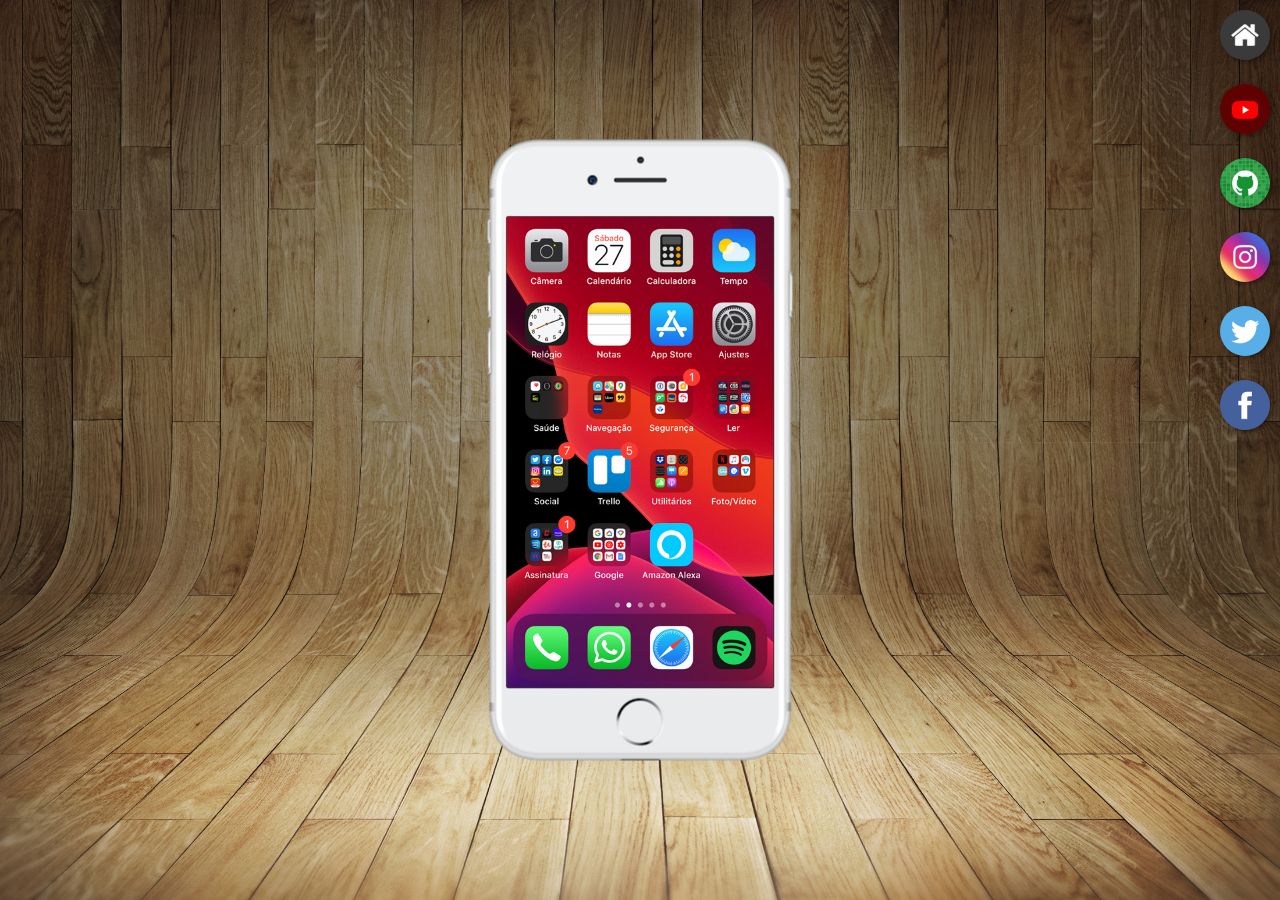
<file: index.html>
<!DOCTYPE html>
<html lang="pt-br">

<head>
    <meta charset="UTF-8">
    <meta name="viewport" content="width=device-width, initial-scale=1.0">
    <link rel="shortcut icon" href="/src/img/favicon.ico" type="image/x-icon">
    <link rel="stylesheet" href="/src/styles/style.css">
    <title>Projeto Redes Sociais</title>
</head>

<body>
    <main>
        <section id="telefone">
            <iframe src="/home.html" frameborder="0" name="tela" id="tela">
                Seu navegador não é compatível com isso.
            </iframe>
        </section>

        <section id="redes-sociais">
            <a href="home.html" target="tela">
                <img src="/src/img/logo-home.jpg" alt="Home">
            </a> <br>
            <a href="/youtube.html" target="tela">
                <img src="/src/img/logo-youtube.jpg" alt="YouTube">
            </a> <br>
            <a href="github.html" target="tela">
                <img src="/src/img/logo-github.jpg" alt="GitHub">
            </a> <br>
            <a href="instagram.html" target="tela">
                <img src="/src/img/logo-instagram.jpg" alt="Instagram">
            </a> <br>
            <a href="twitter.html" target="tela">
                <img src="/src/img/logo-twitter.jpg" alt="Twitter">
            </a> <br>
            <a href="facebook.html" target="tela">
                <img src="/src/img/logo-facebook.jpg" alt="Facebook">
            </a> <br>
        </section>
    </main>
</body>

</html>
</file>
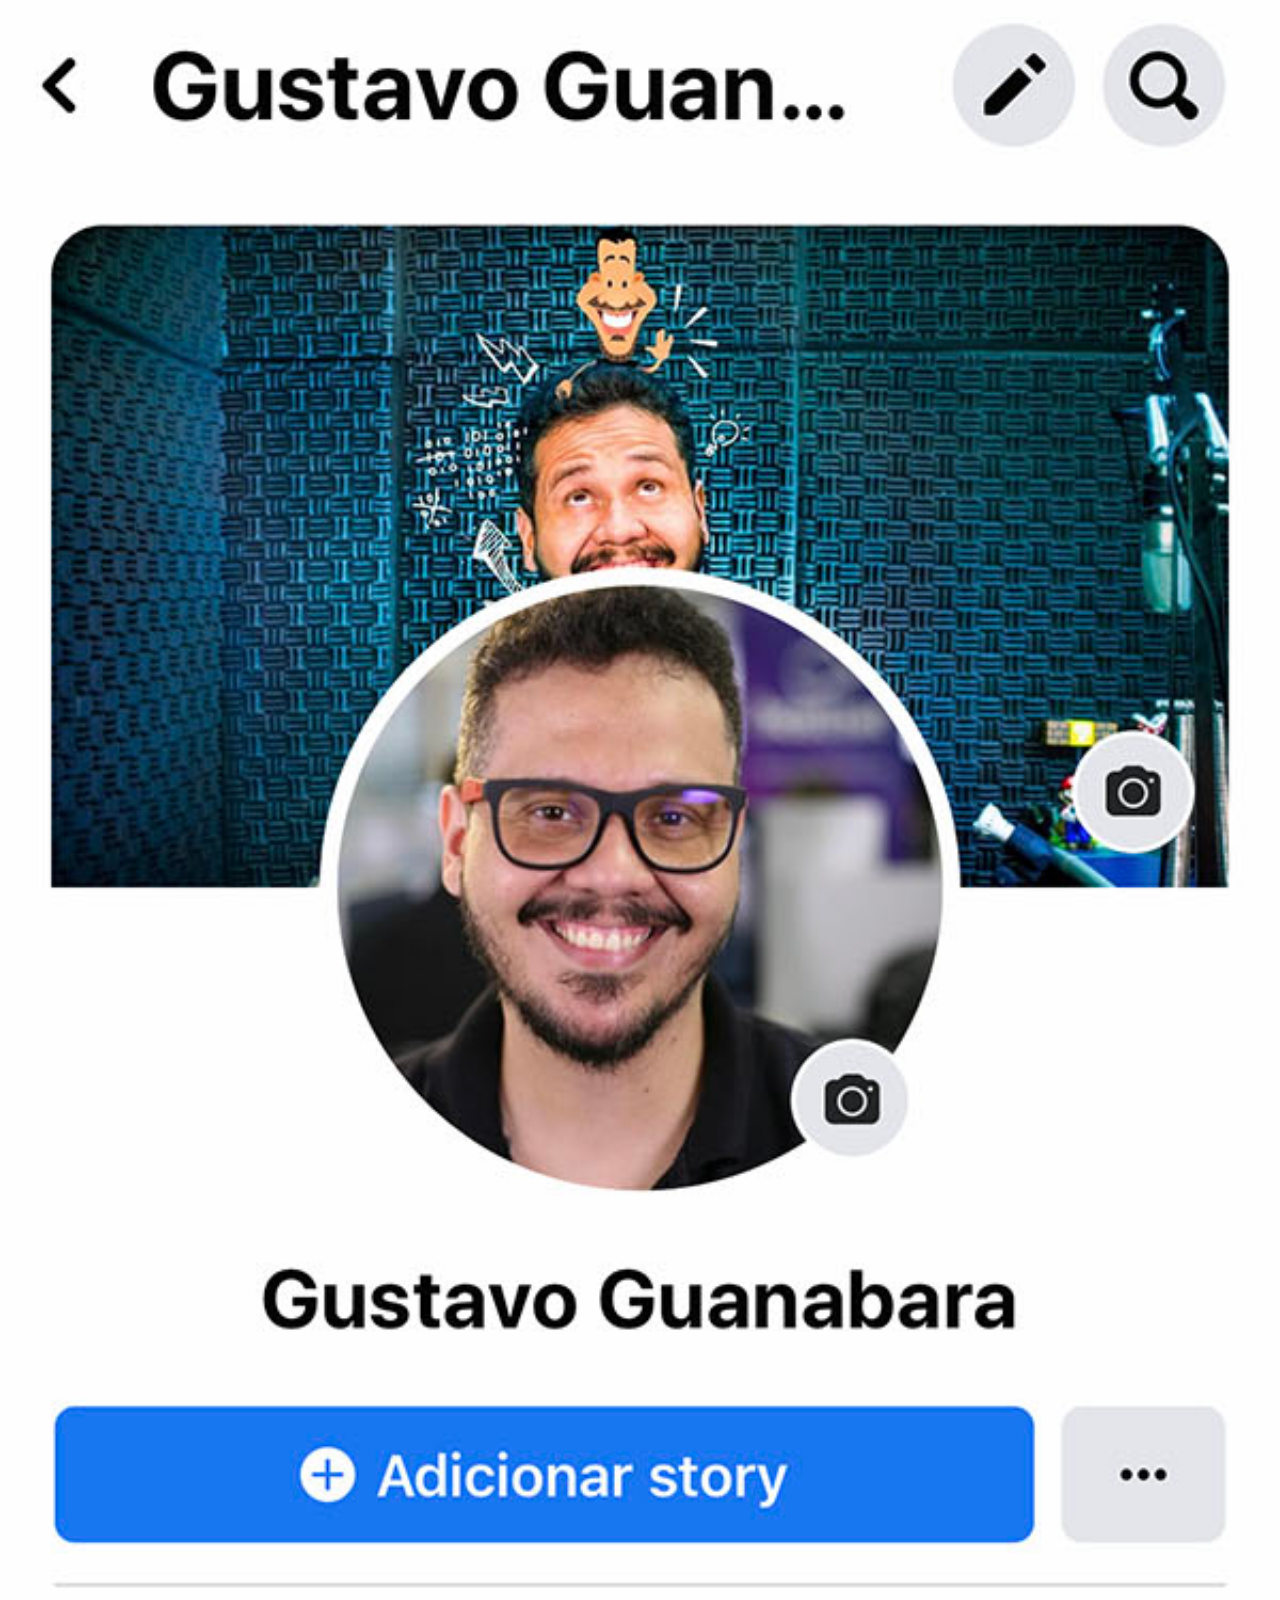
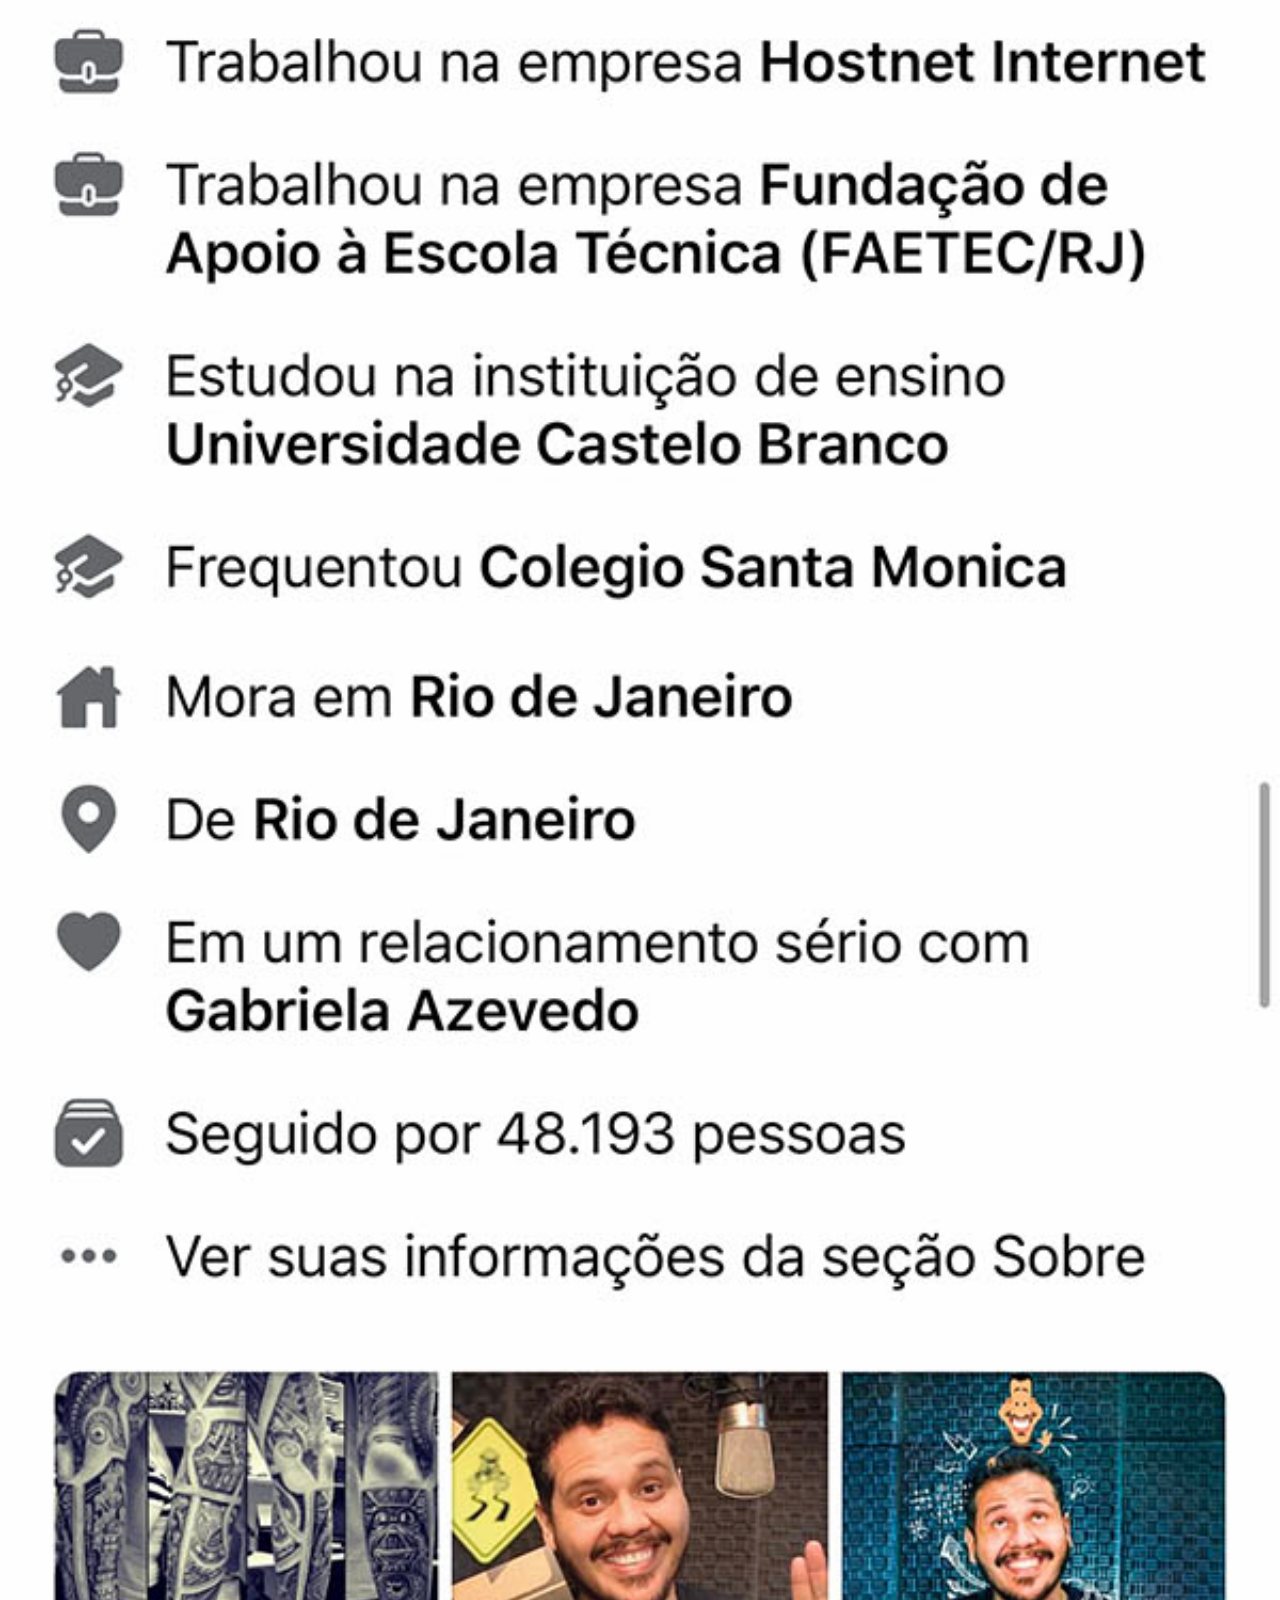
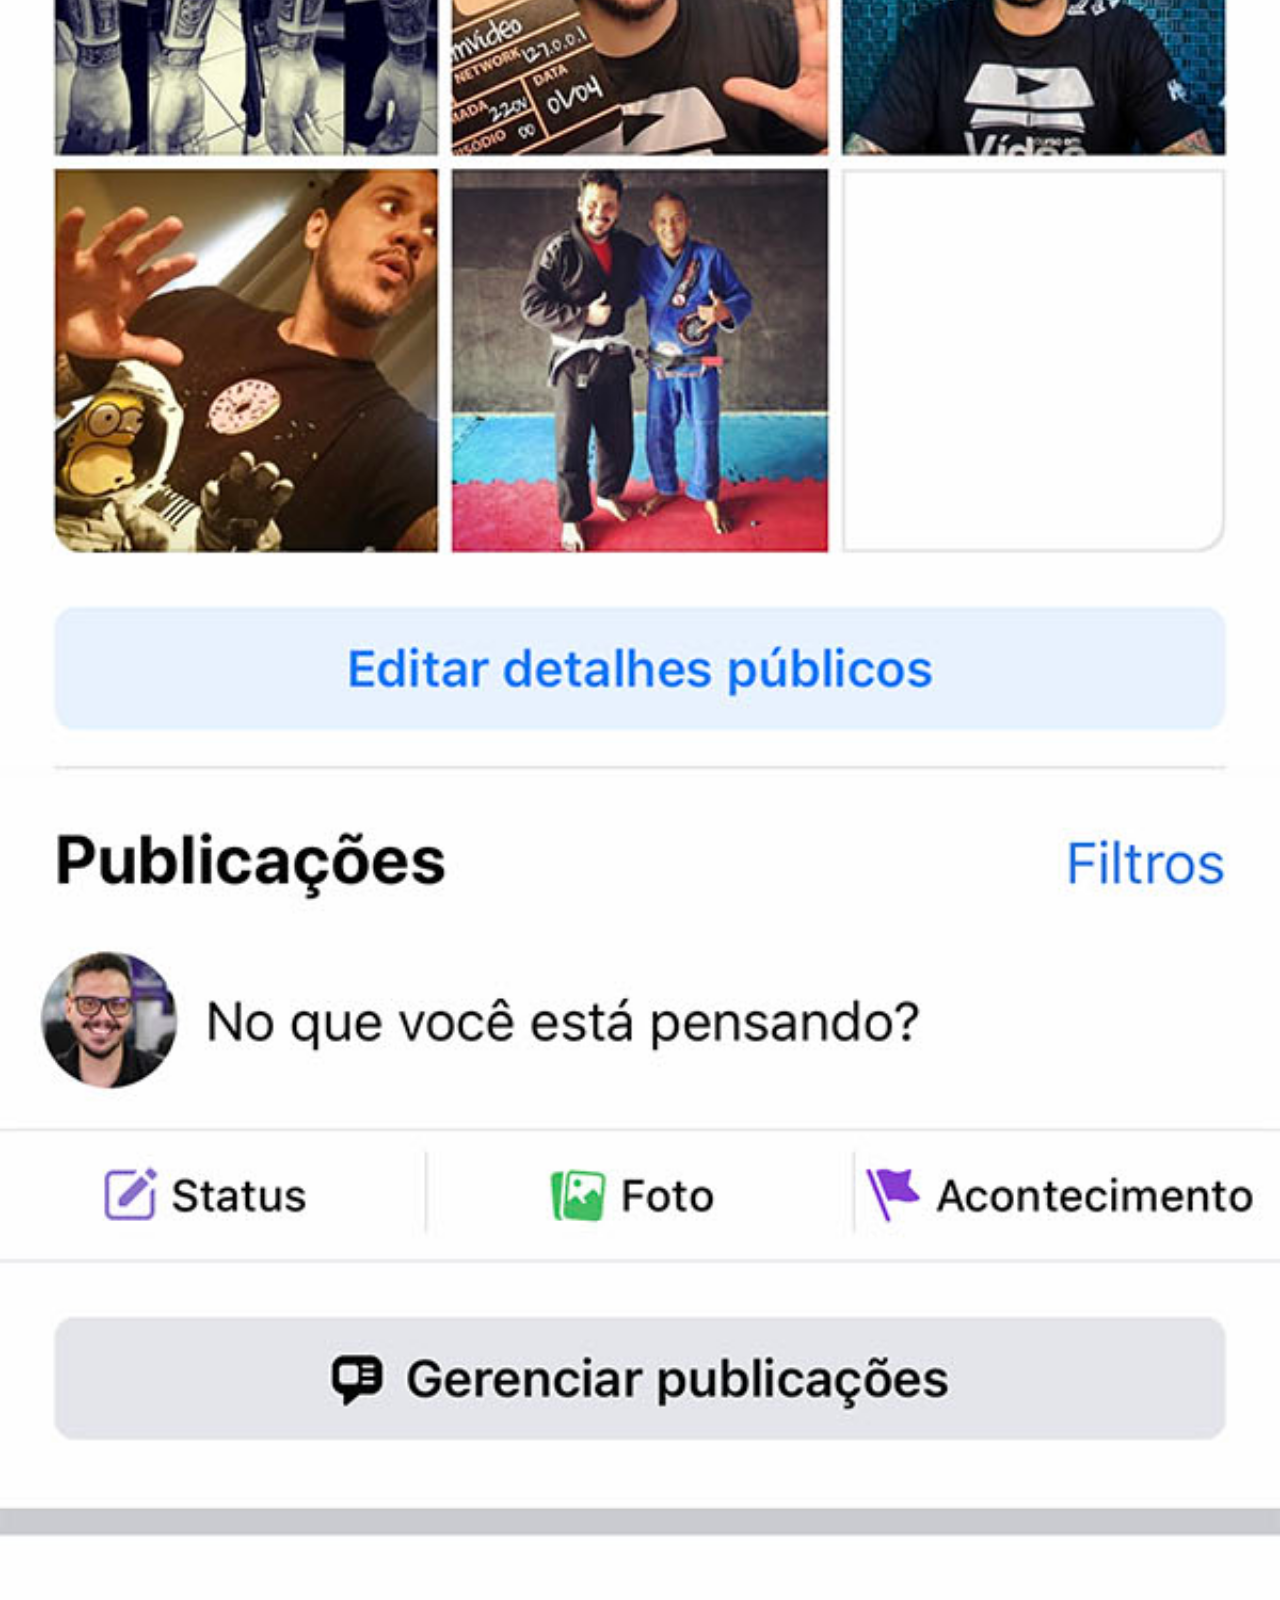
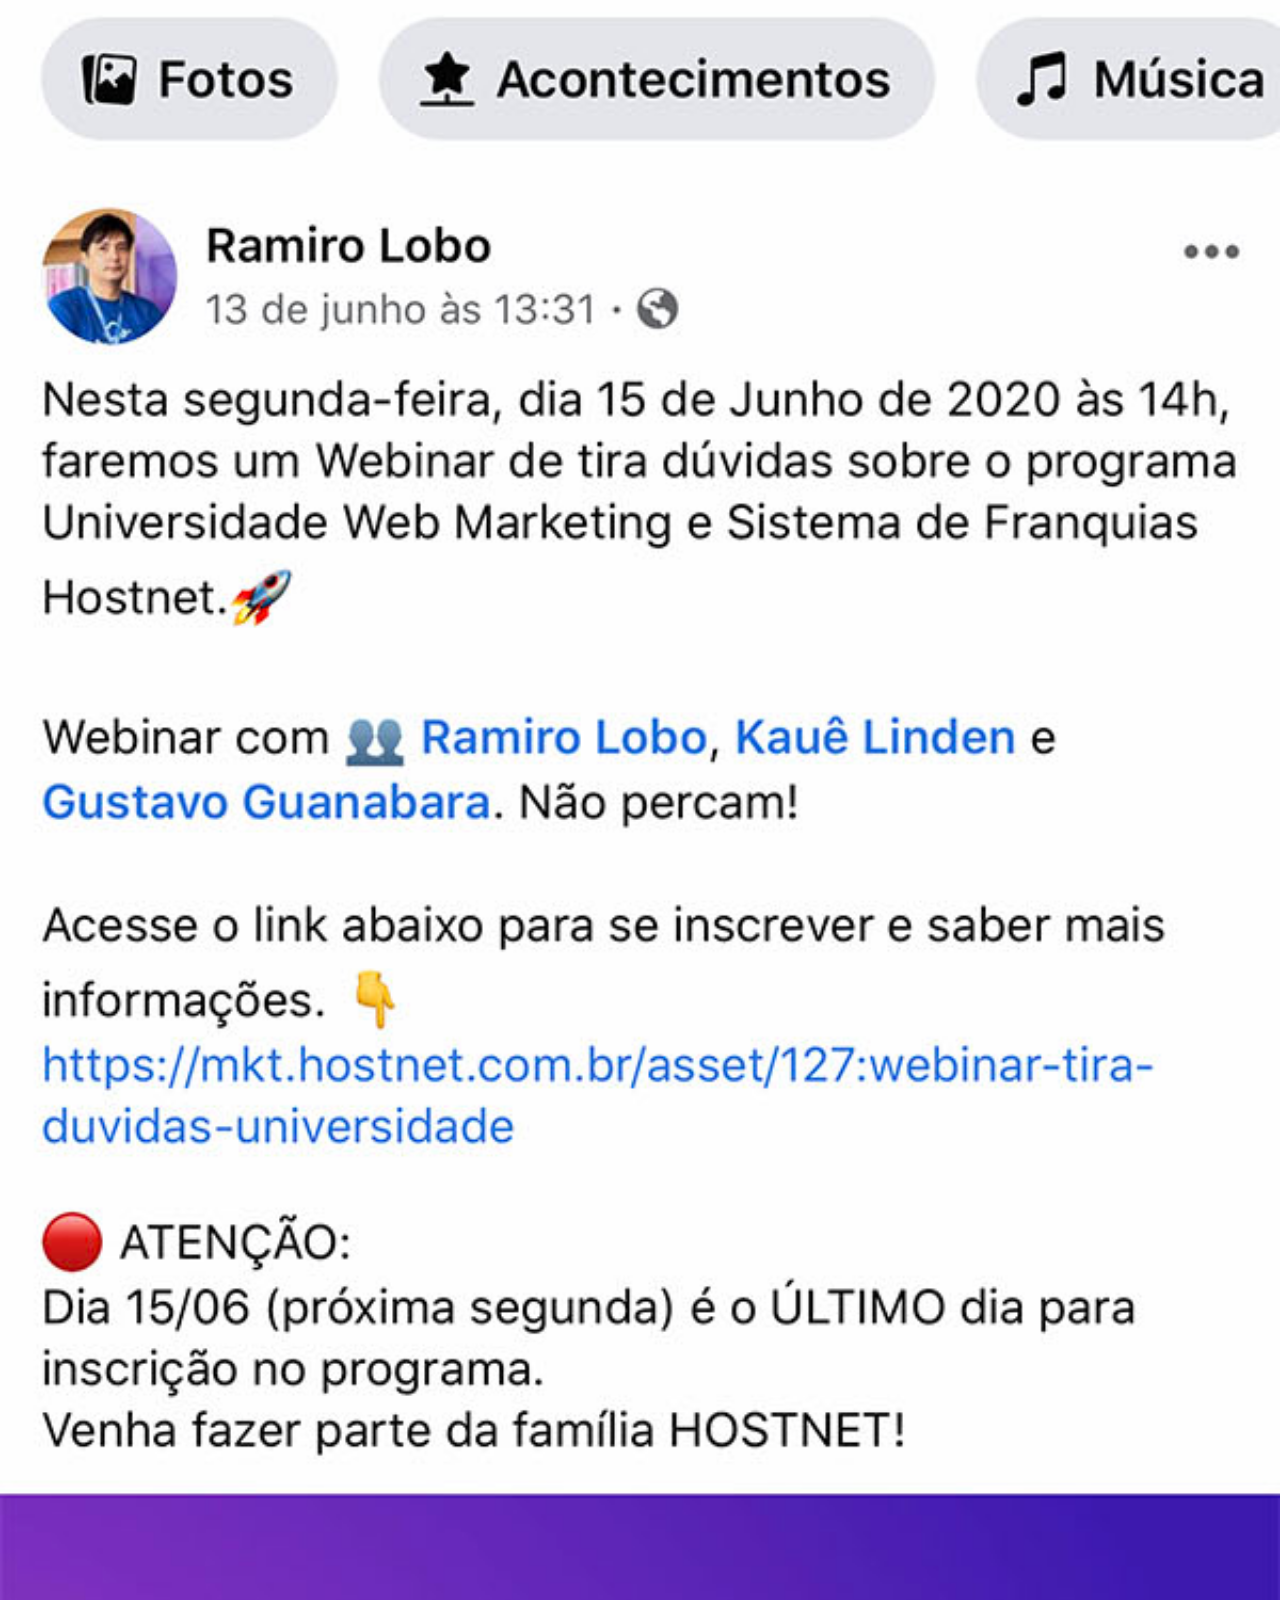
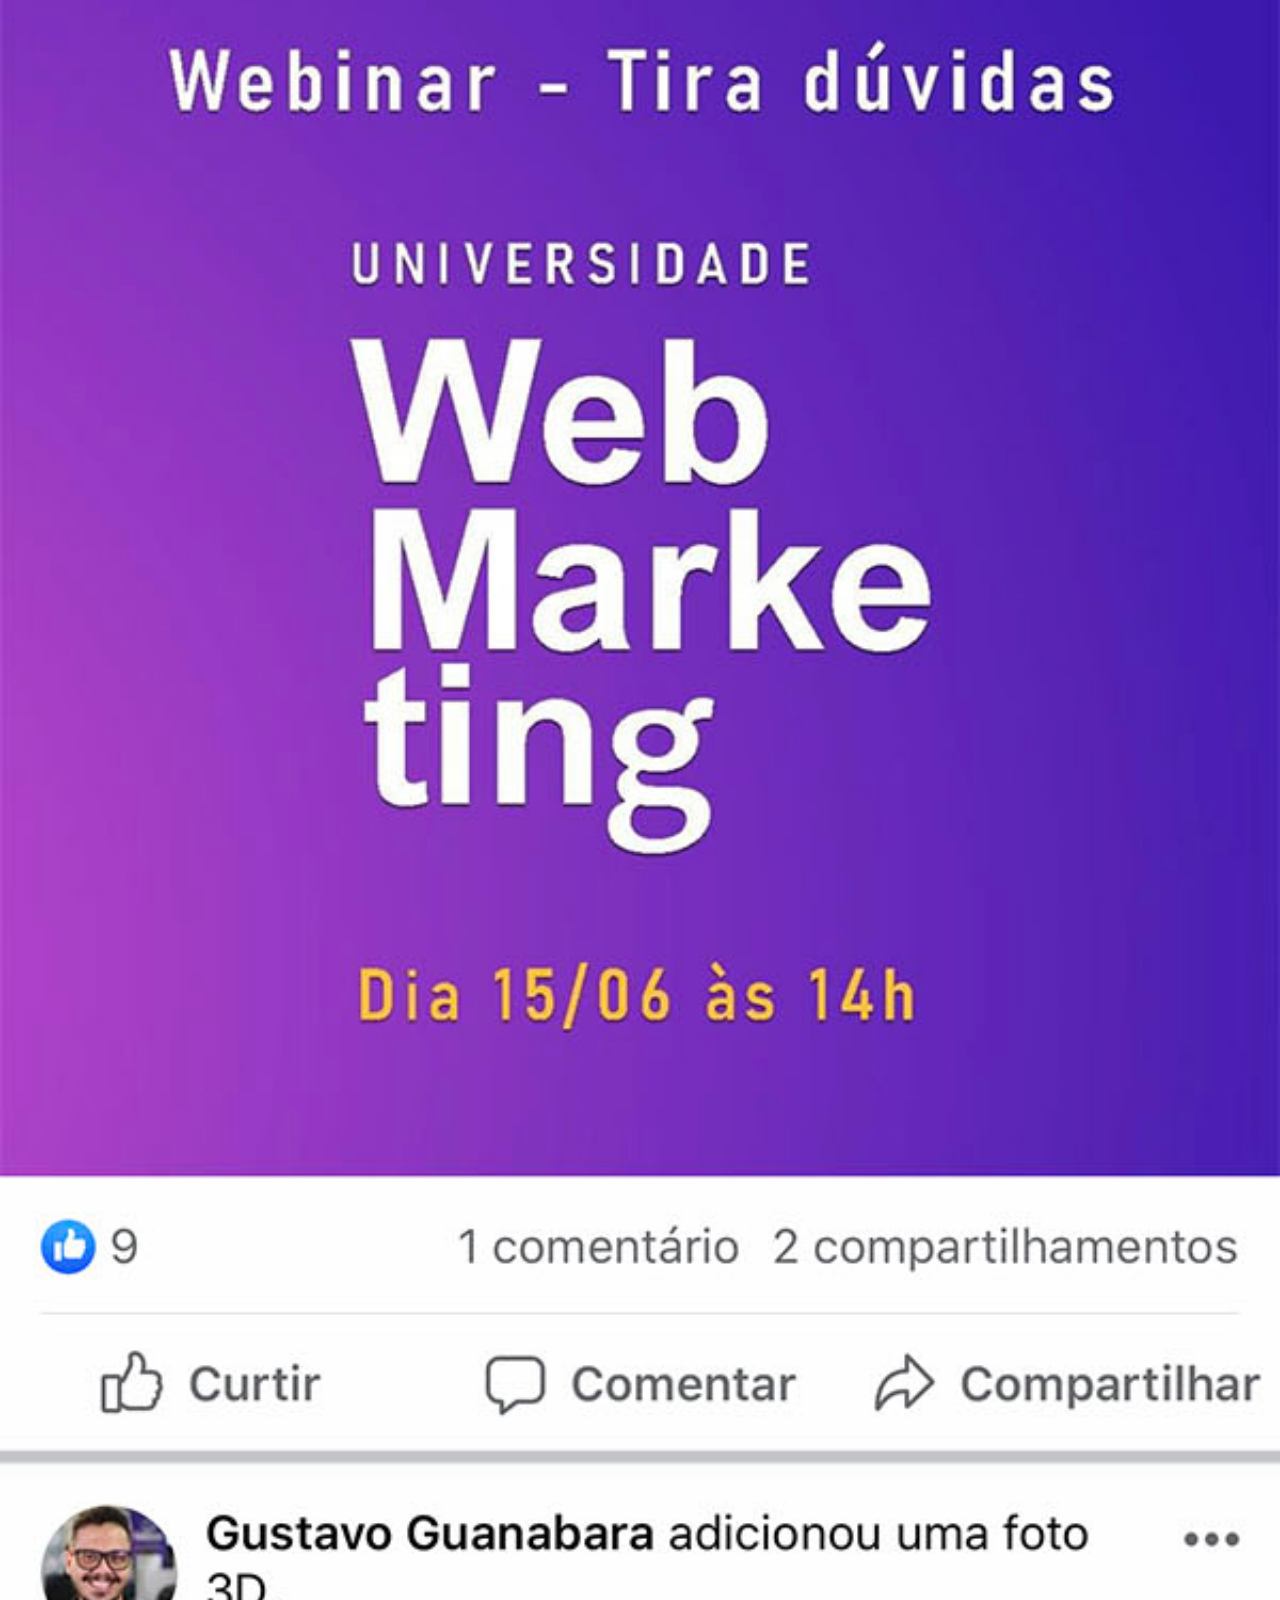
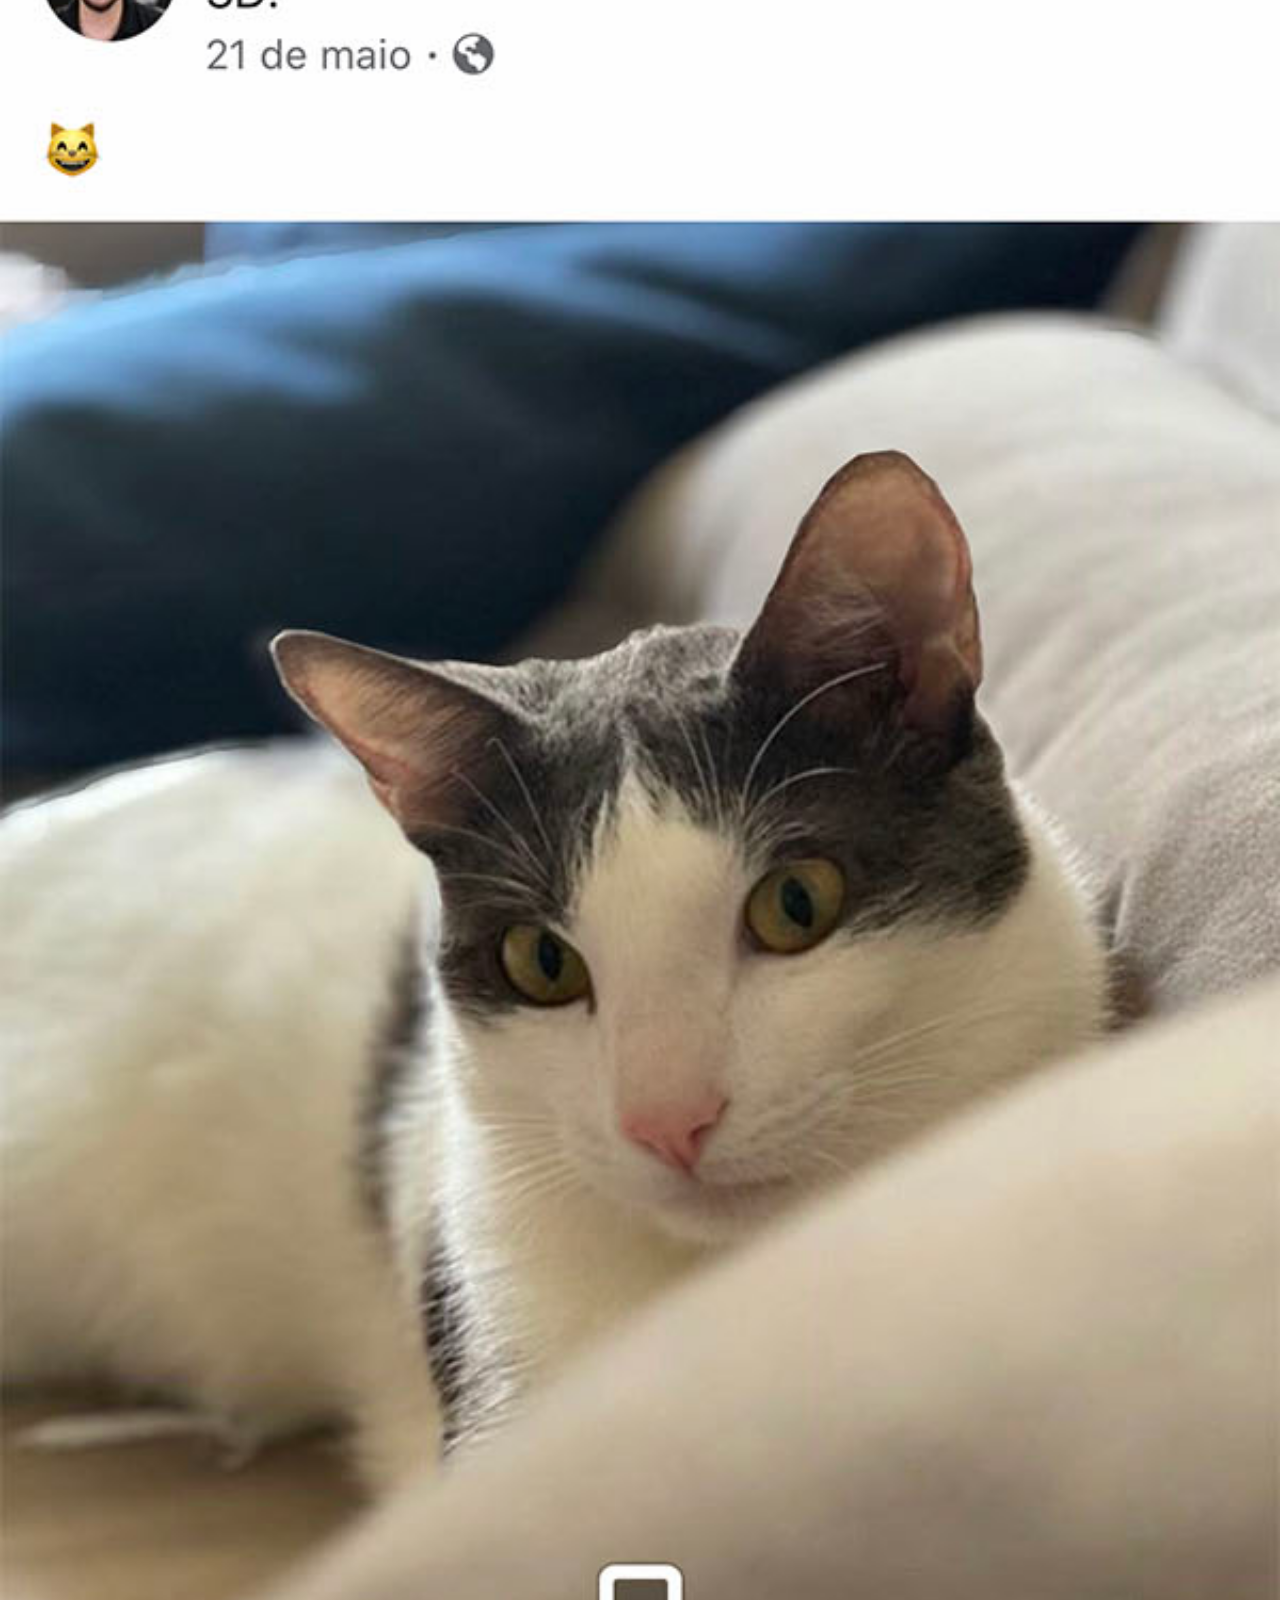
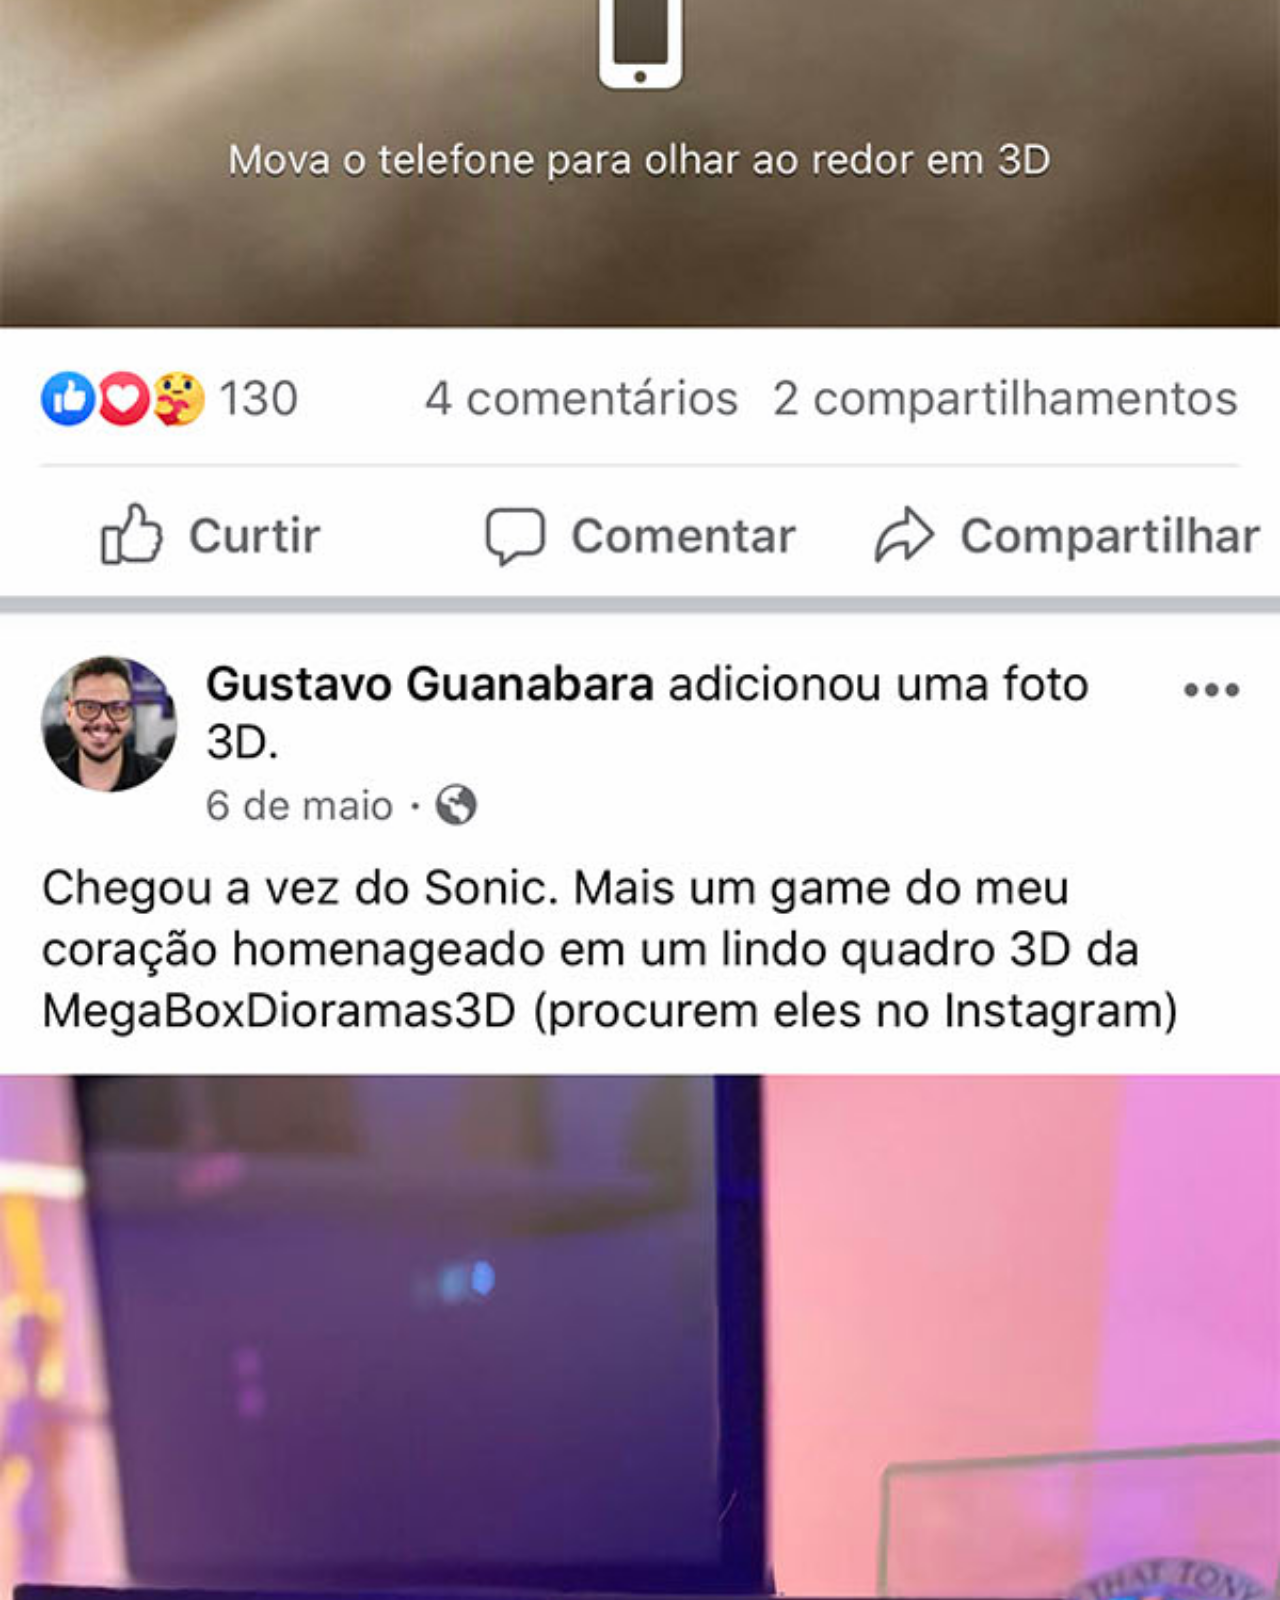
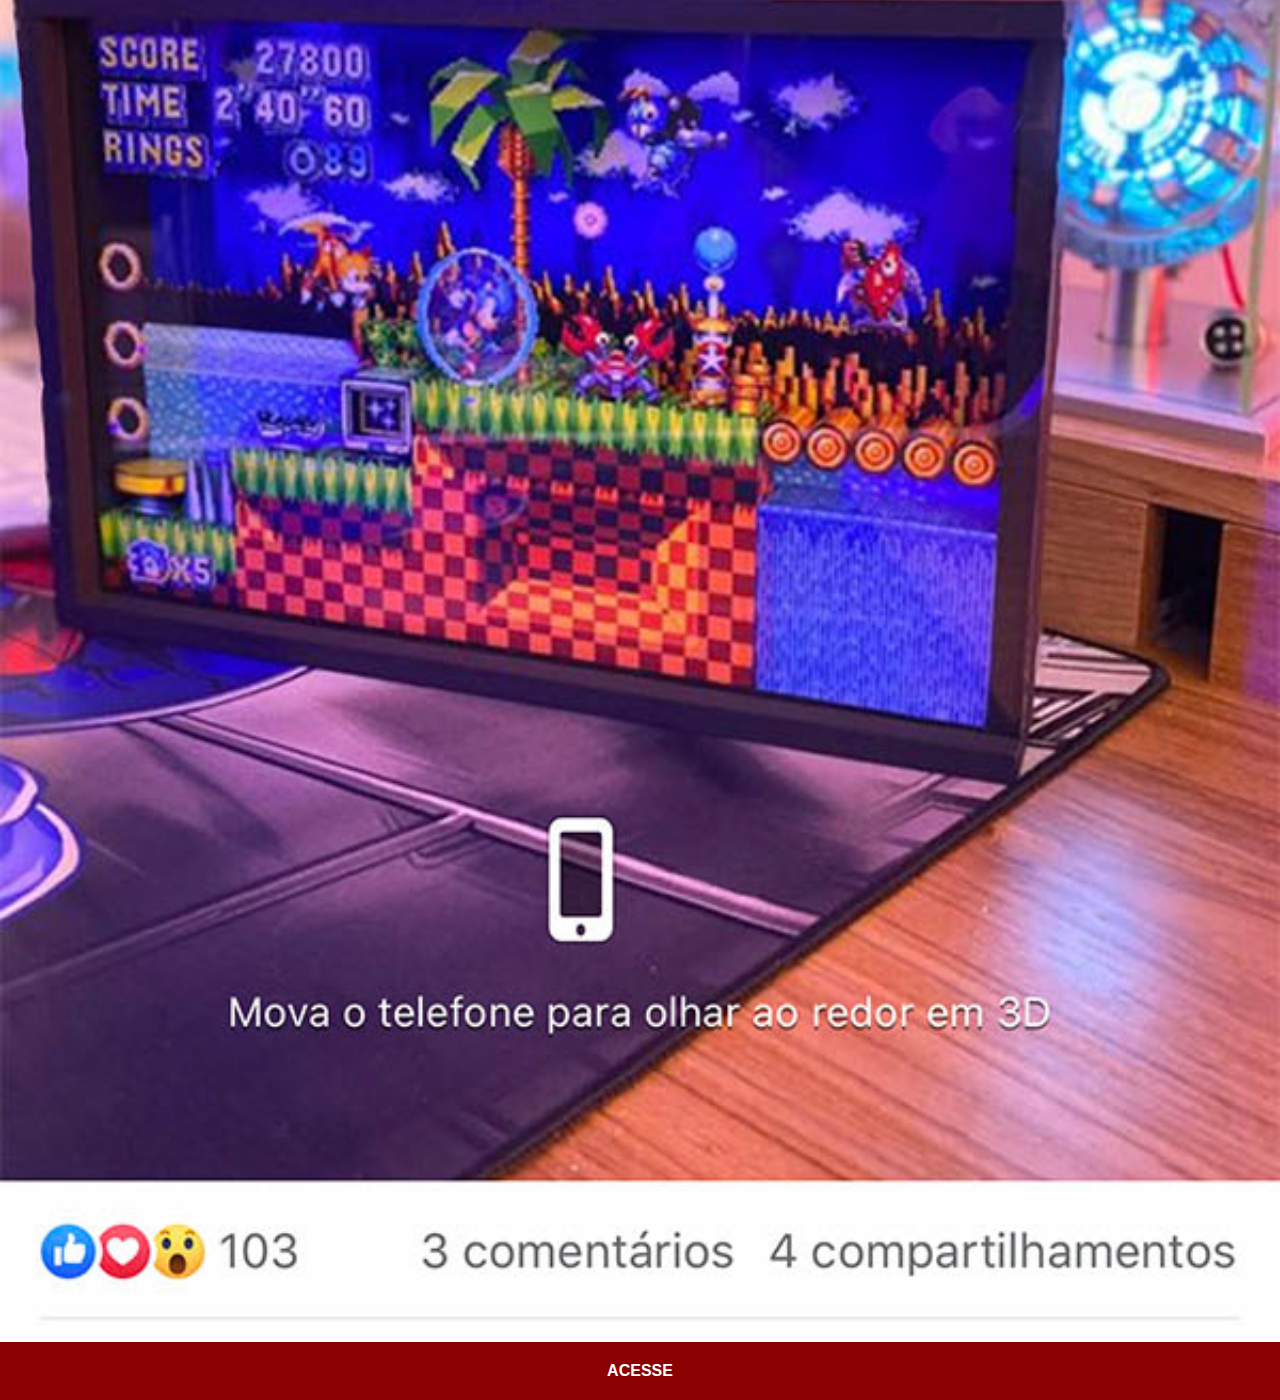
<file: facebook.html>
<!DOCTYPE html>
<html lang="pt-br">

<head>
    <meta charset="UTF-8">
    <meta name="viewport" content="width=device-width, initial-scale=1.0">
    <link rel="stylesheet" href="/src/styles/social.css">
    <title>Facebook</title>
</head>

<body>
    <img src="/src/img/tela-facebook.jpg" alt="Facebook">
    <a href="https://facebook.com/gustavoguanabara" target="_blank">ACESSE</a>
</body>

</html>
</file>
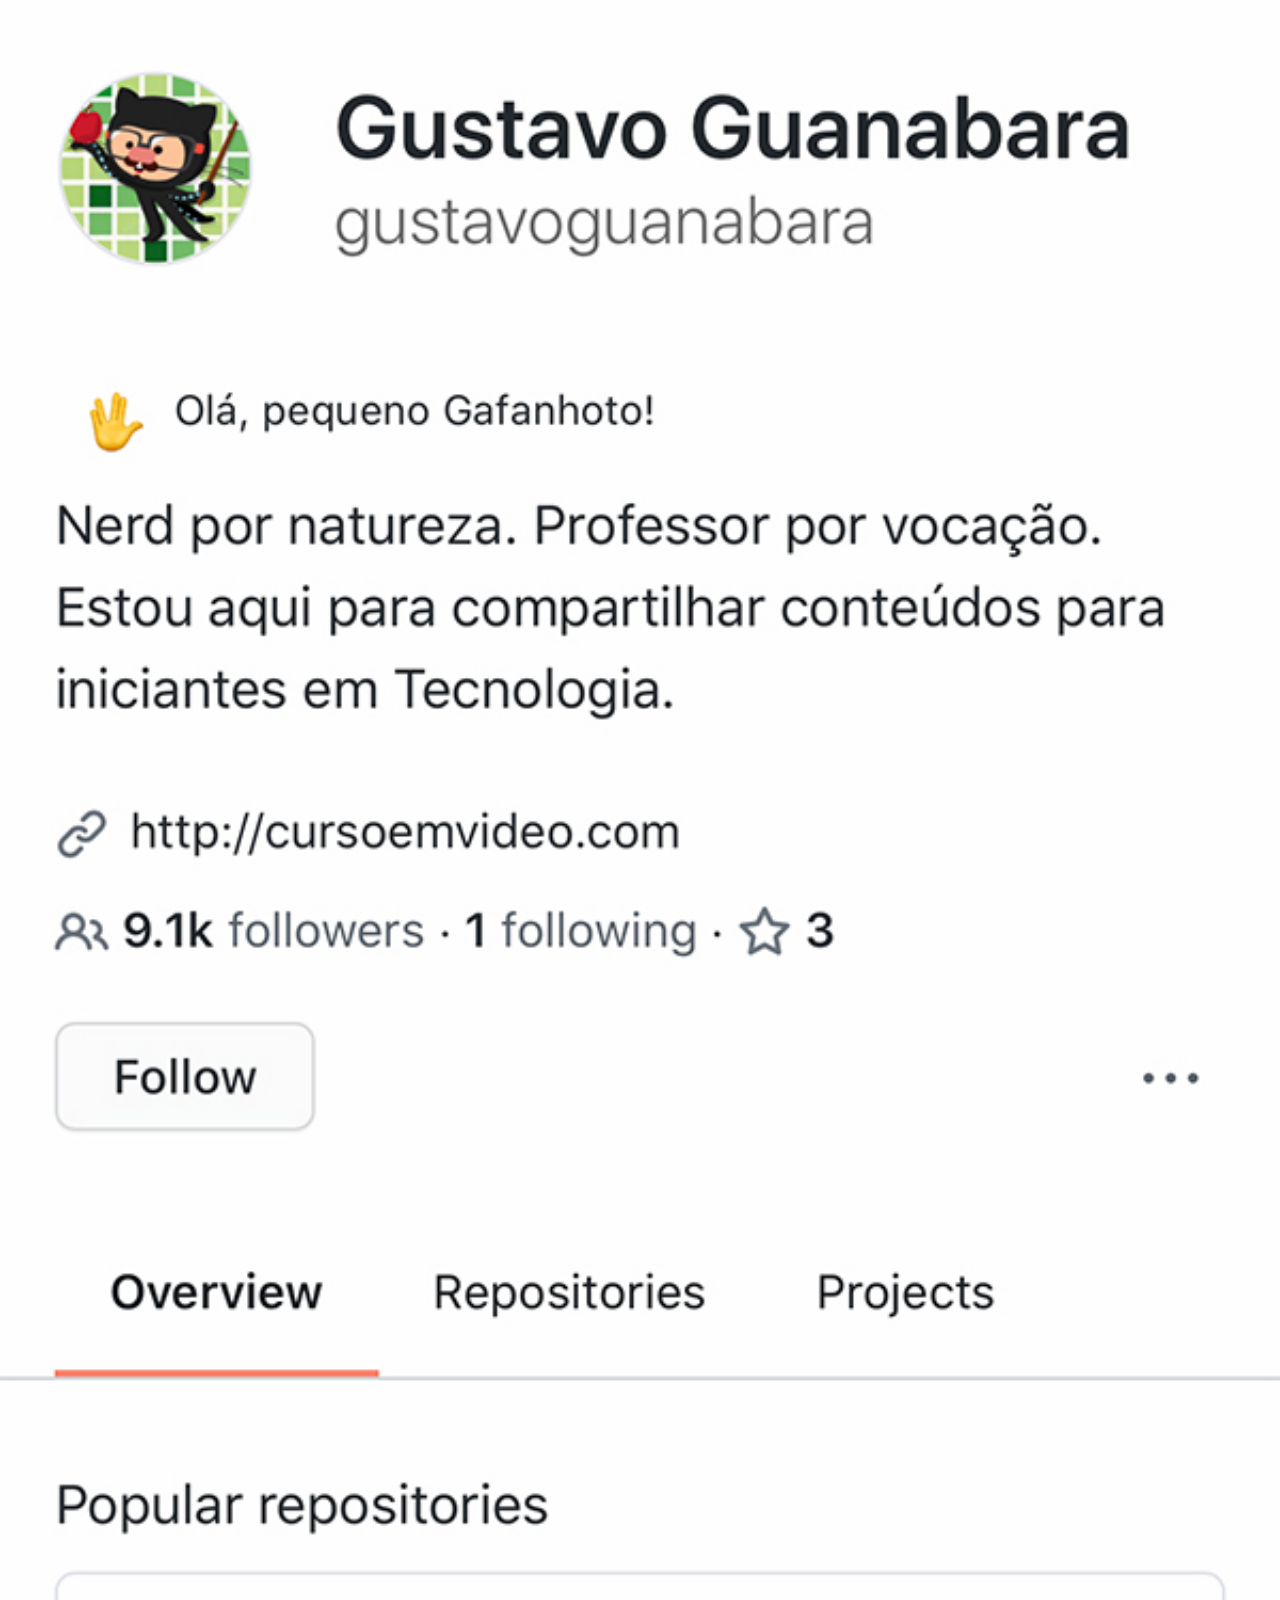
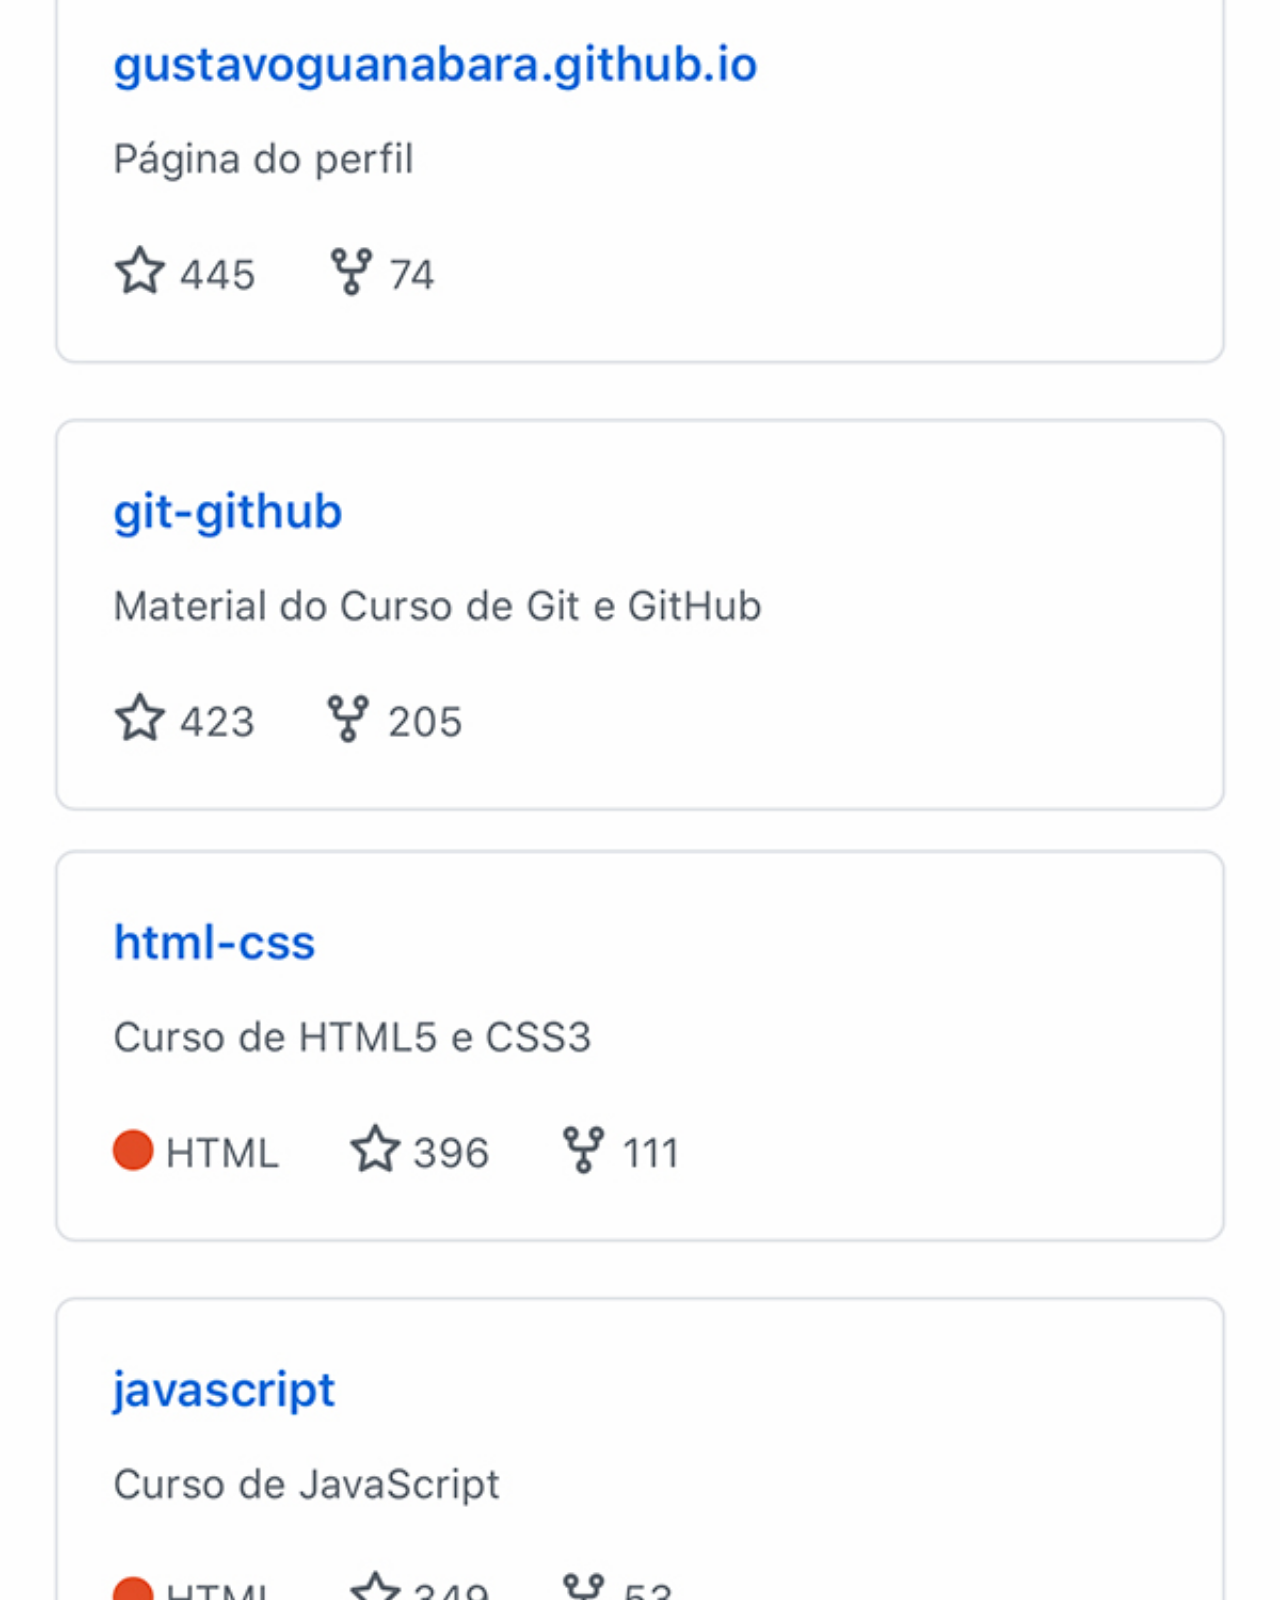
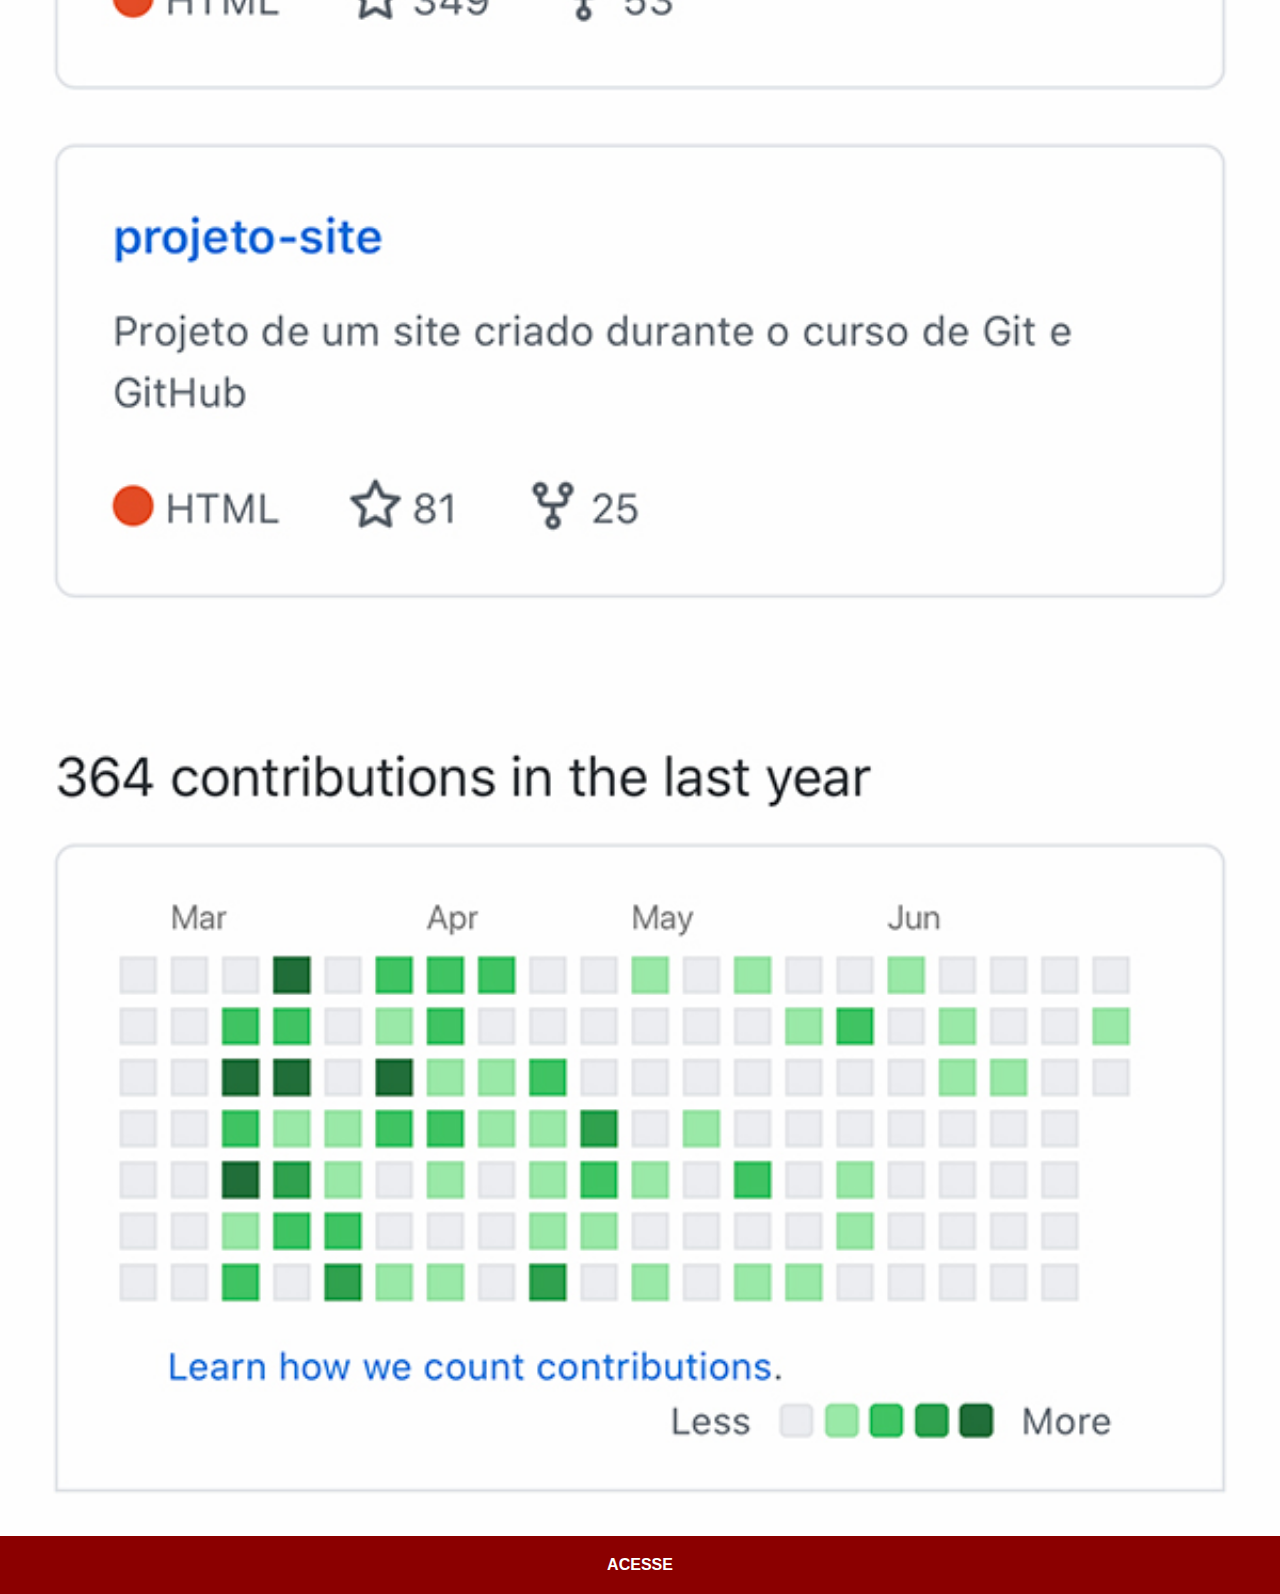
<file: github.html>
<!DOCTYPE html>
<html lang="pt-br">
<head>
    <meta charset="UTF-8">
    <meta name="viewport" content="width=device-width, initial-scale=1.0">
    <link rel="stylesheet" href="/src/styles/social.css">
    <title>GitHub</title>
</head>
<body>
    <img src="/src/img/tela-github.jpg" alt="GitHub">
    <a href="https://github.com/gustavoguanabara" target="_blank">ACESSE</a>
</body>
</html>
</file>
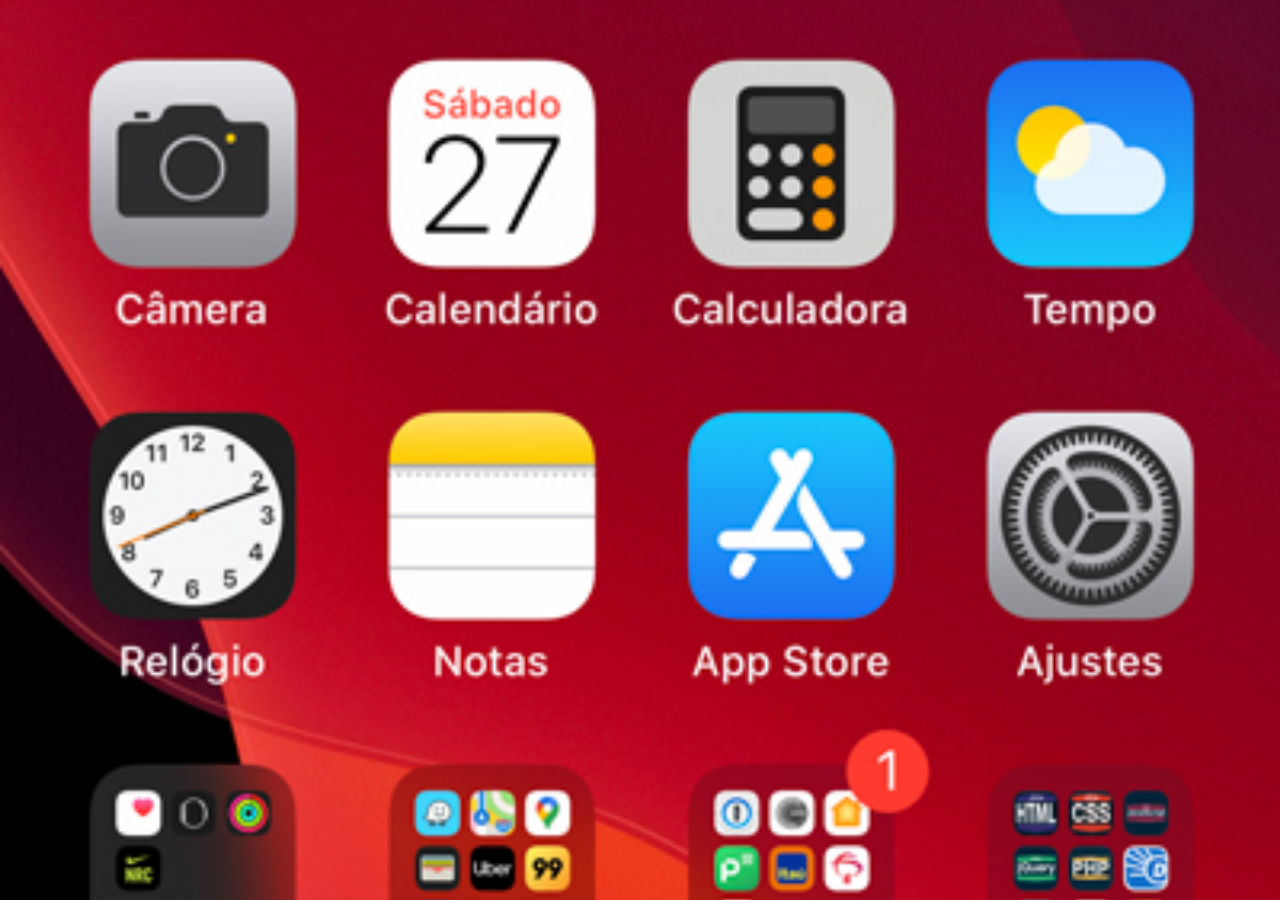
<file: home.html>
<!DOCTYPE html>
<html lang="pt-br">
<head>
    <meta charset="UTF-8">
    <meta name="viewport" content="width=device-width, initial-scale=1.0">
    <title>Home</title>

    <style>
        * {
            margin: 0px;
            padding: 0px;
        }

        body {
            width: 100vw;
            height: 100vh;
            background: black url('/src/img/tela-home.jpg') no-repeat top center;
            background-size: cover;
        }
    </style>
</head>
<body>
    
</body>
</html>
</file>
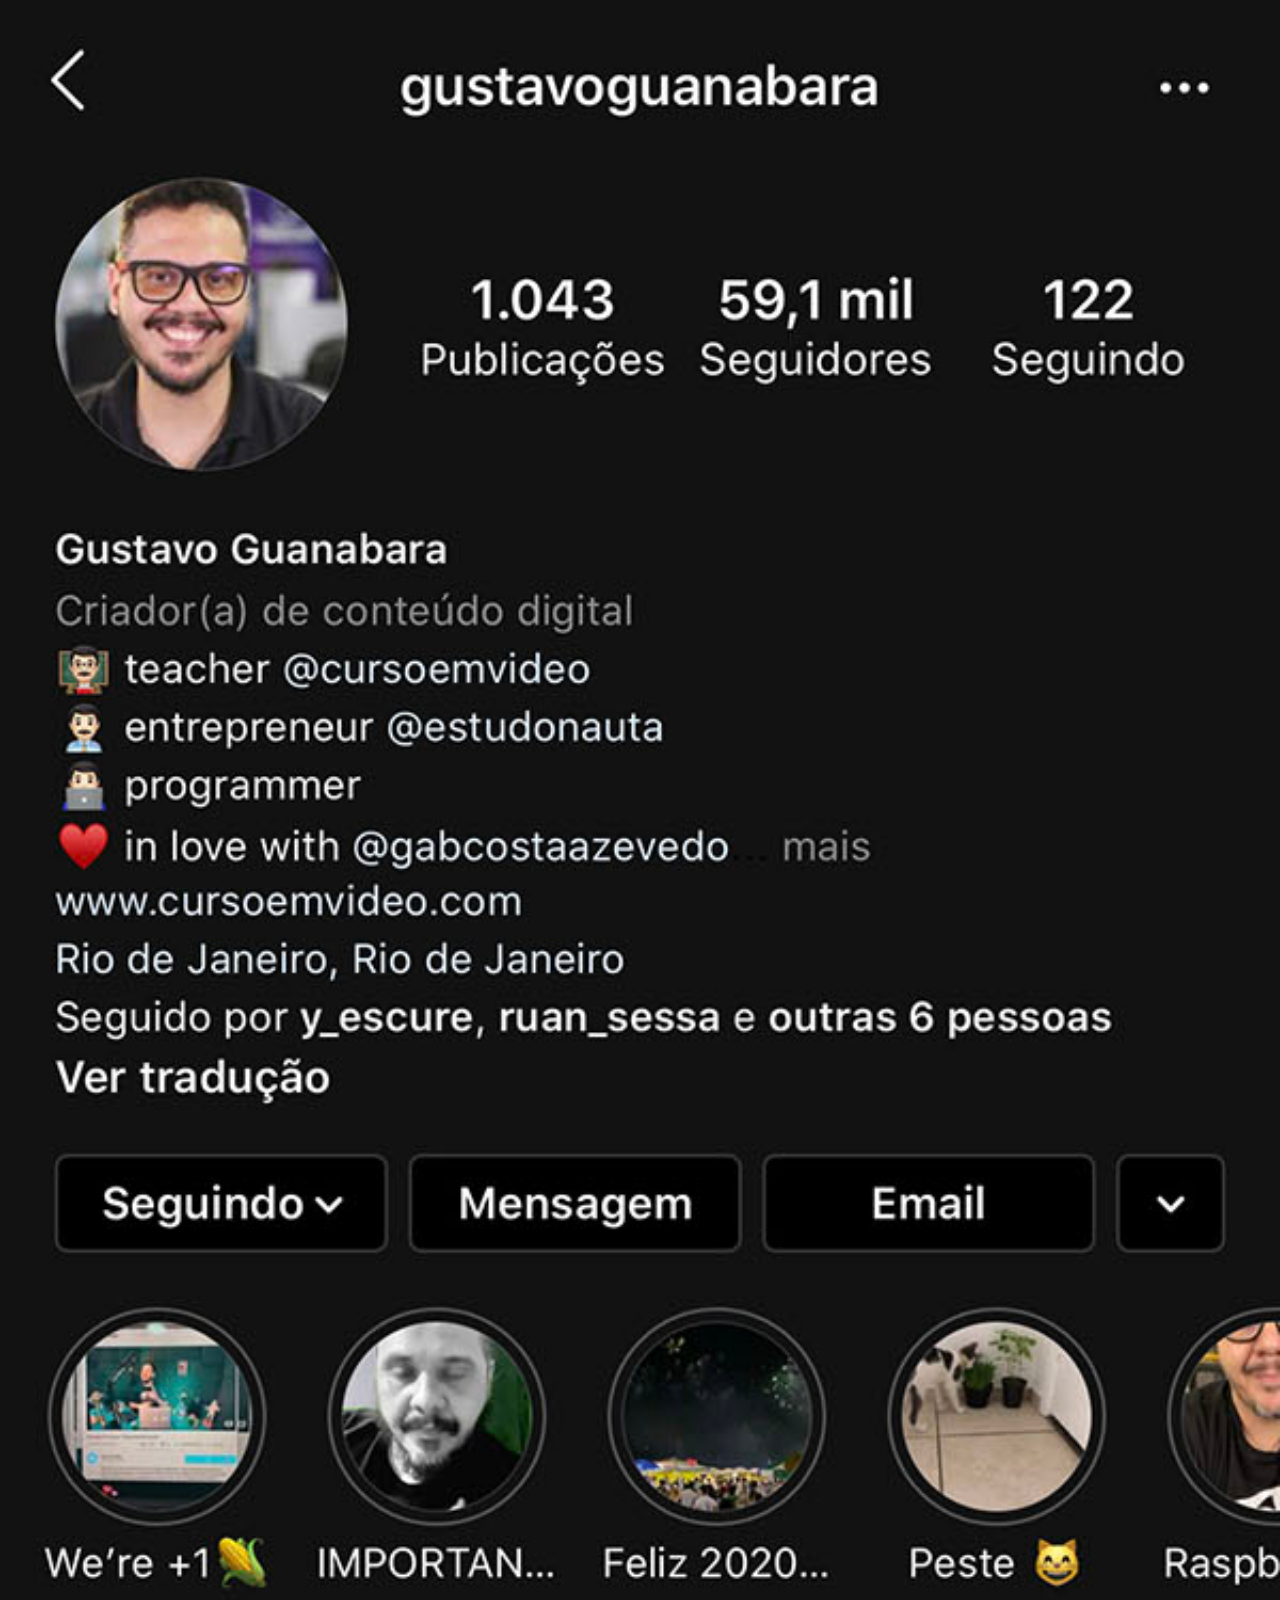
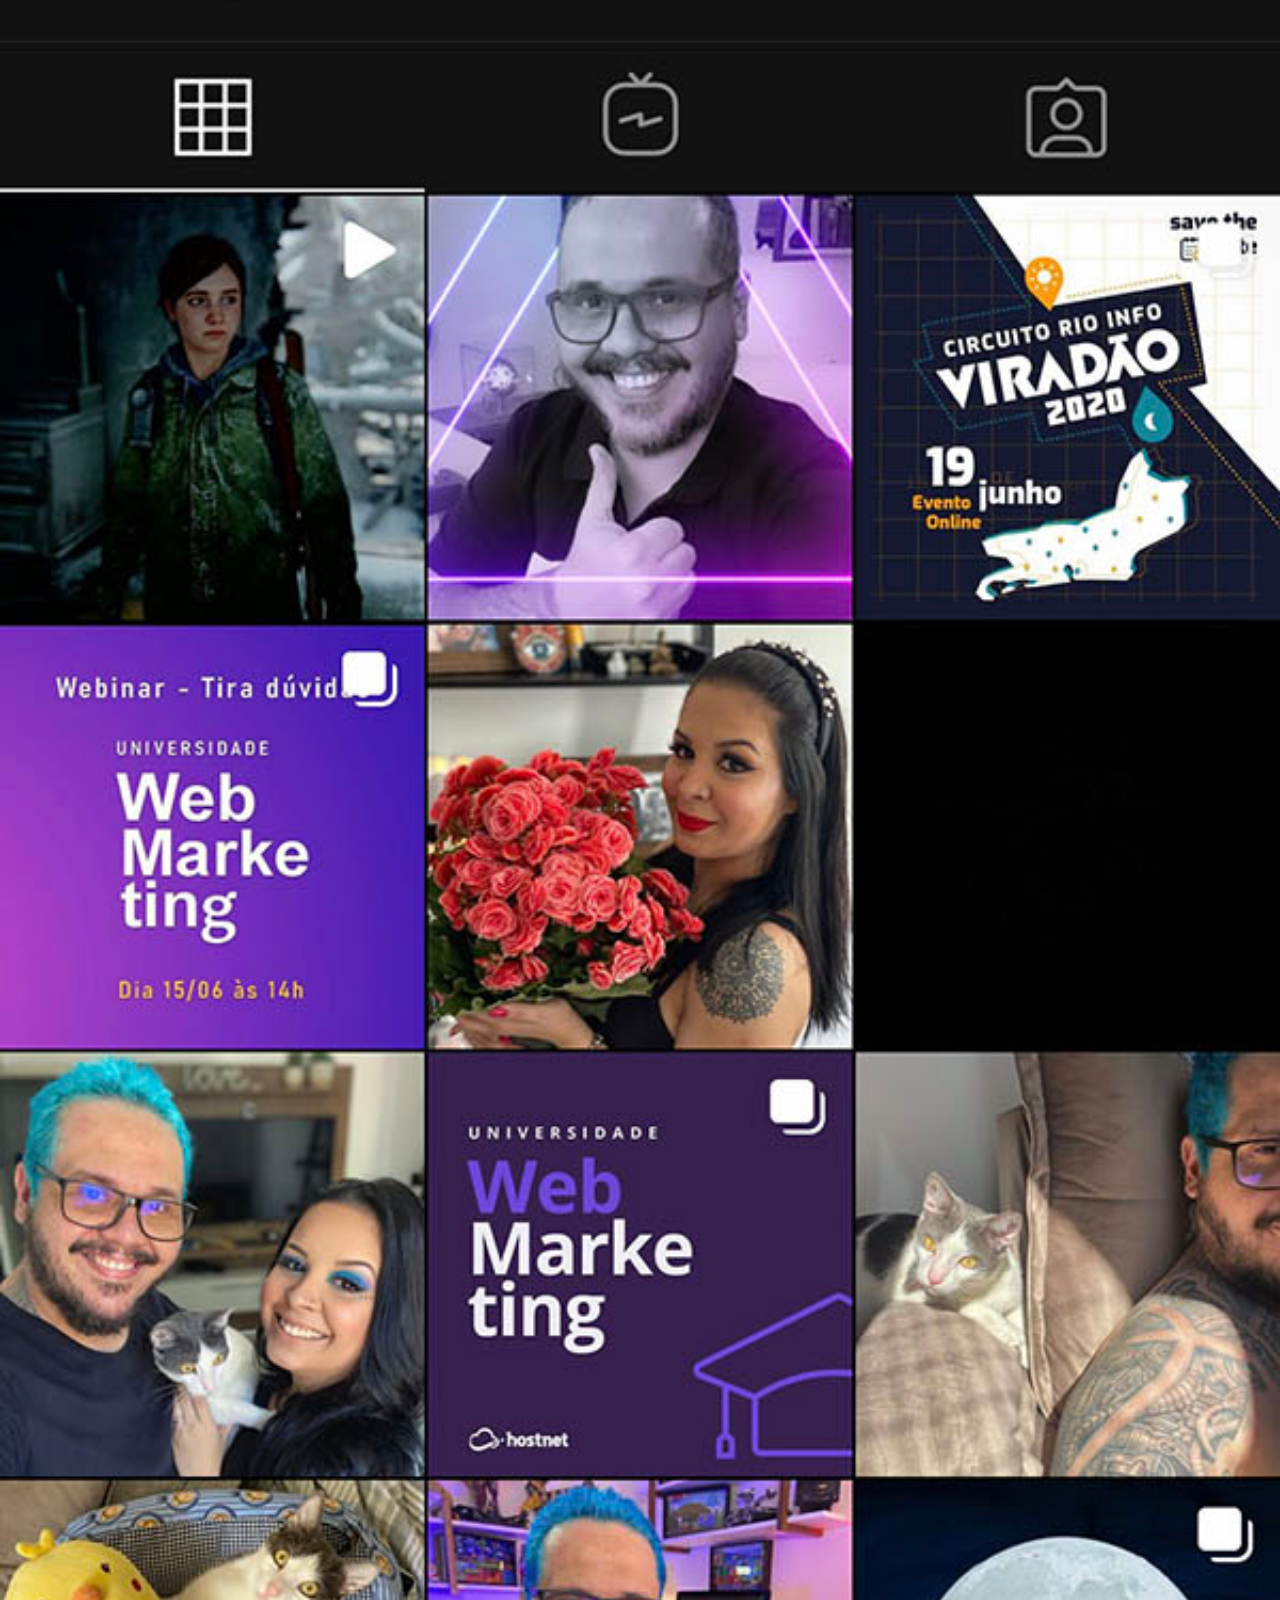
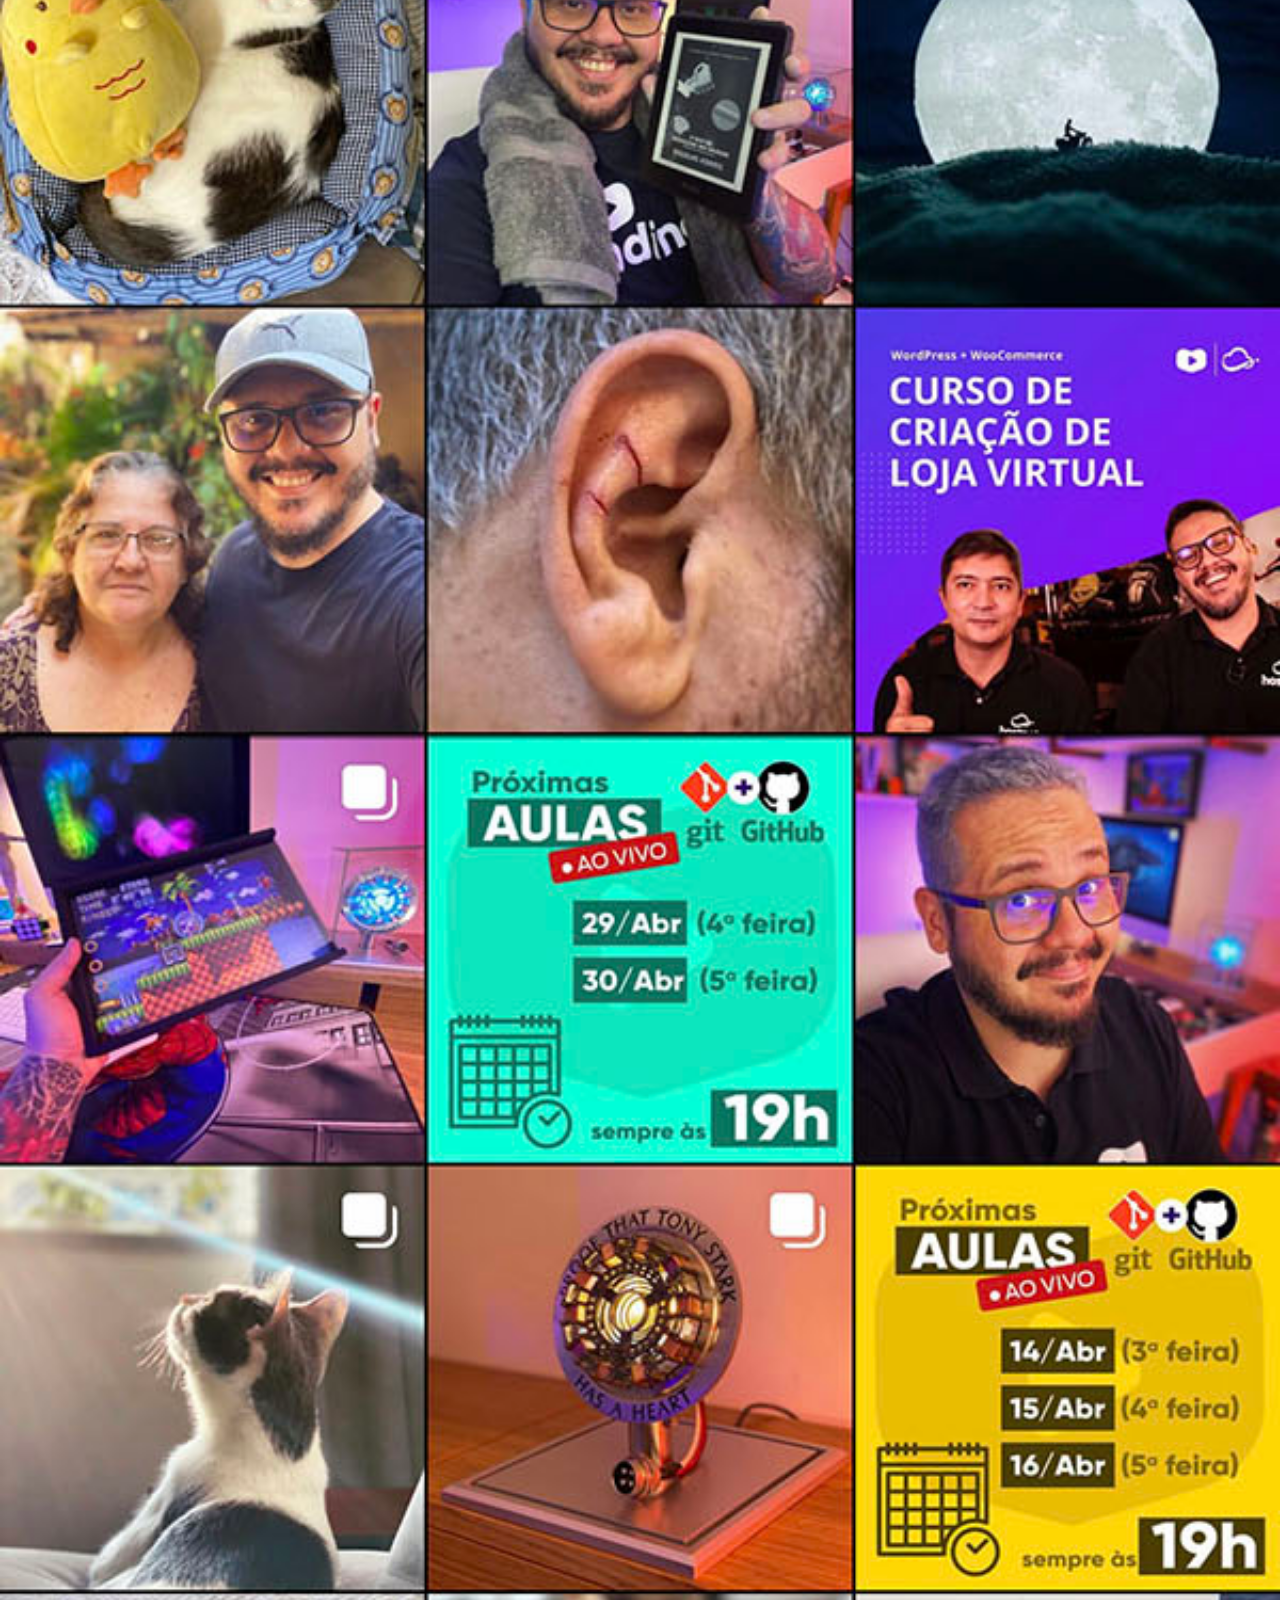
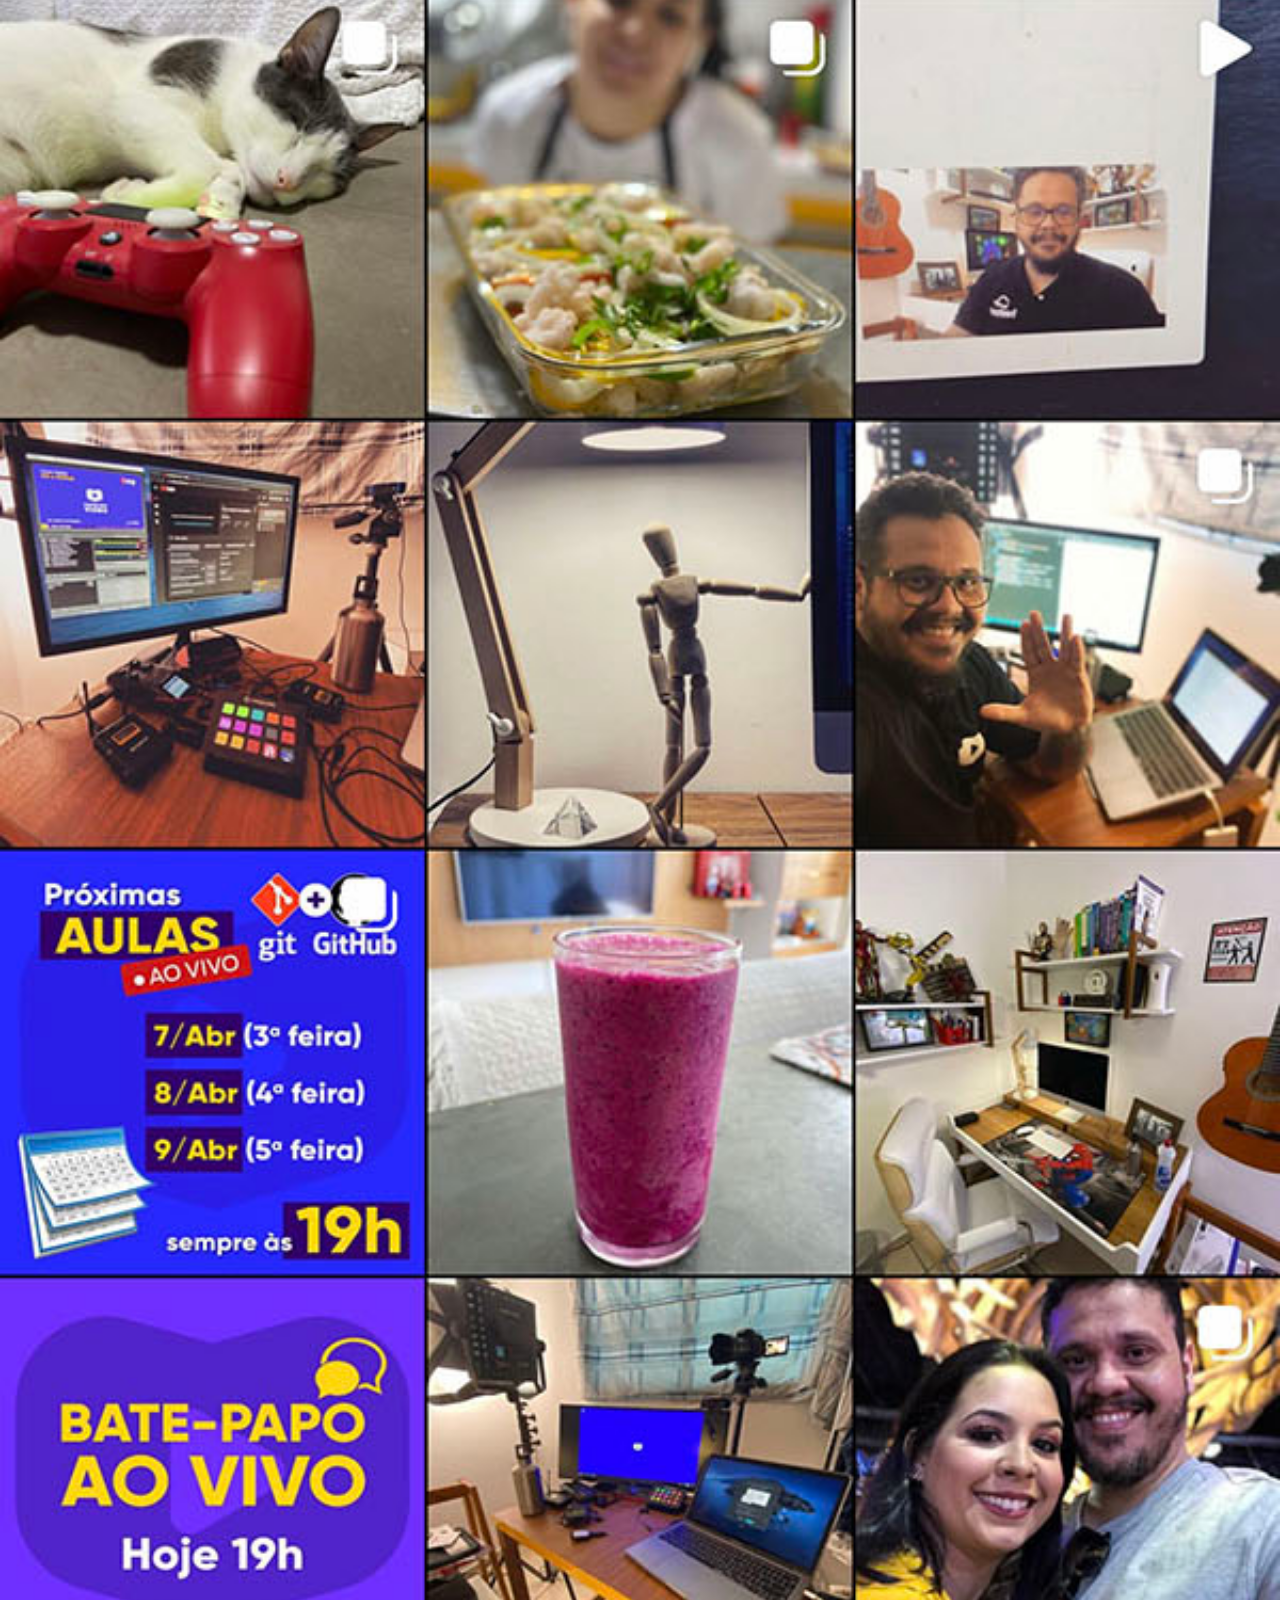
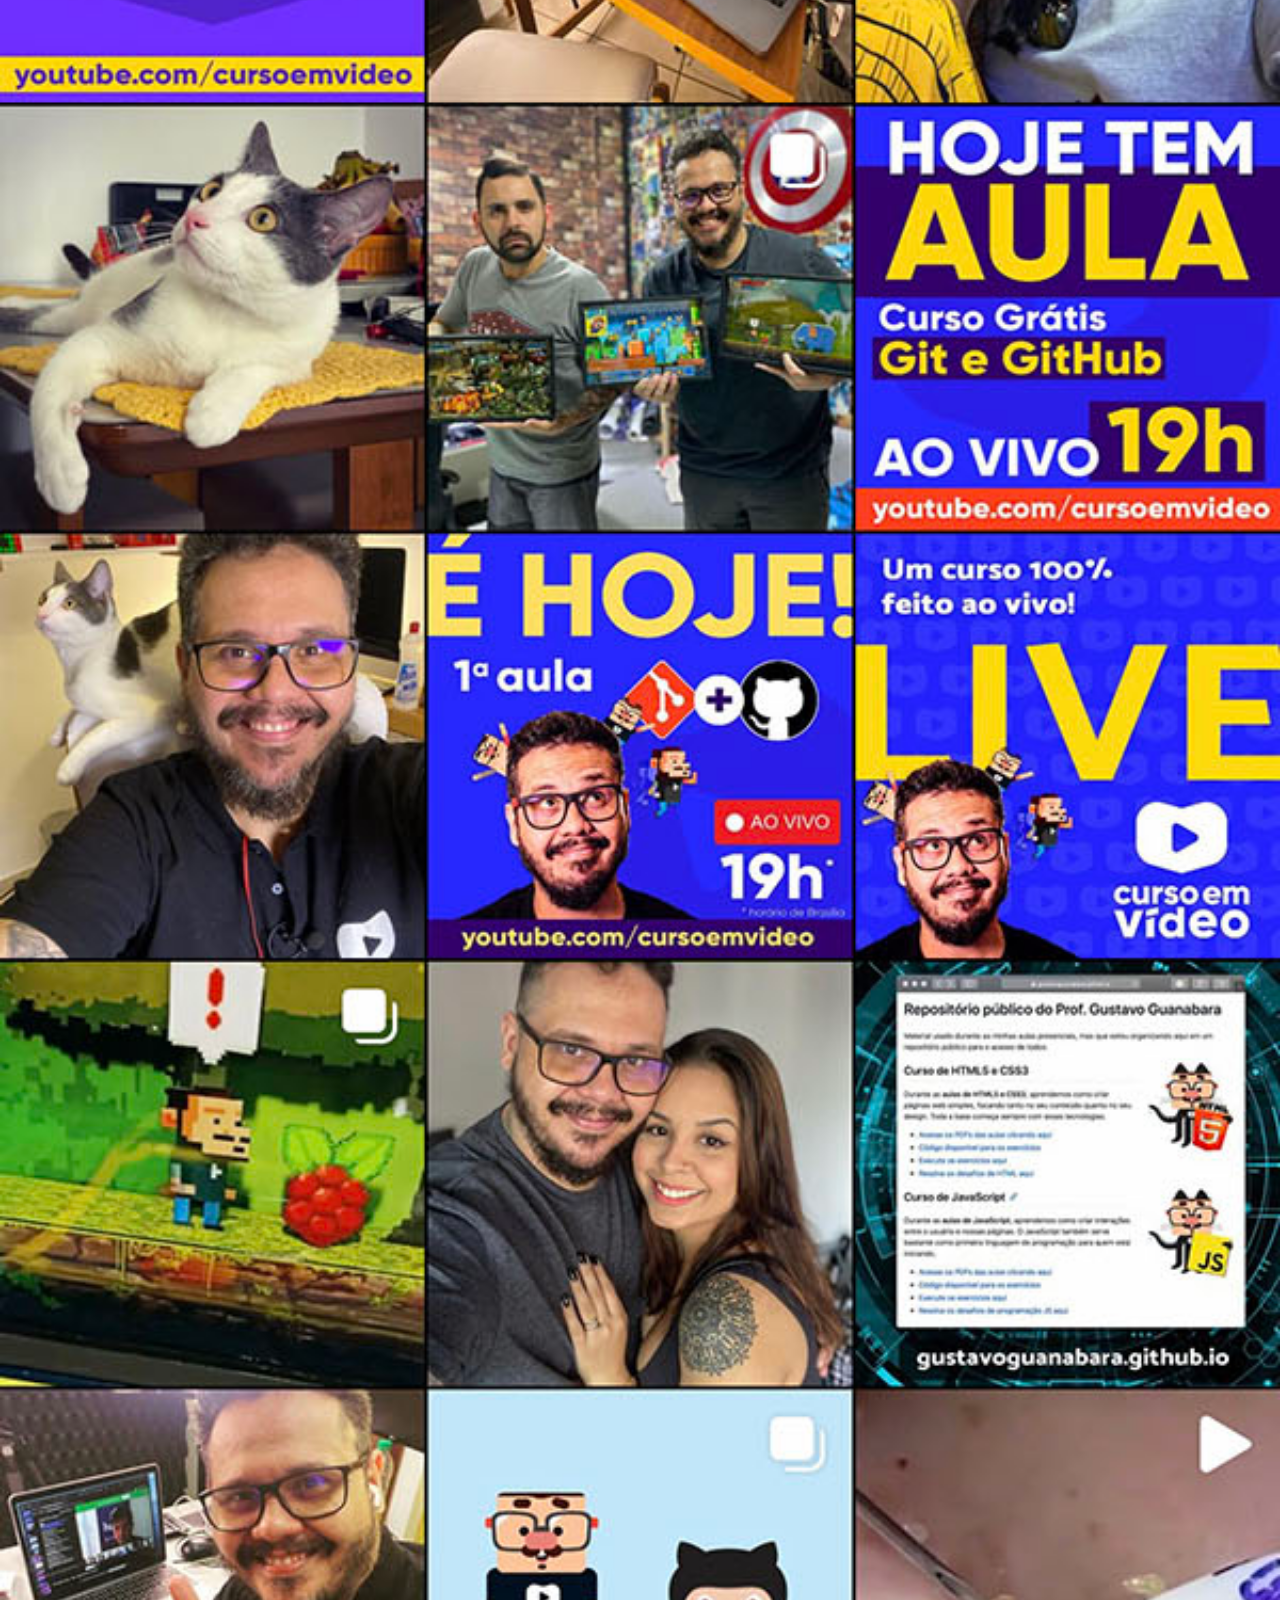
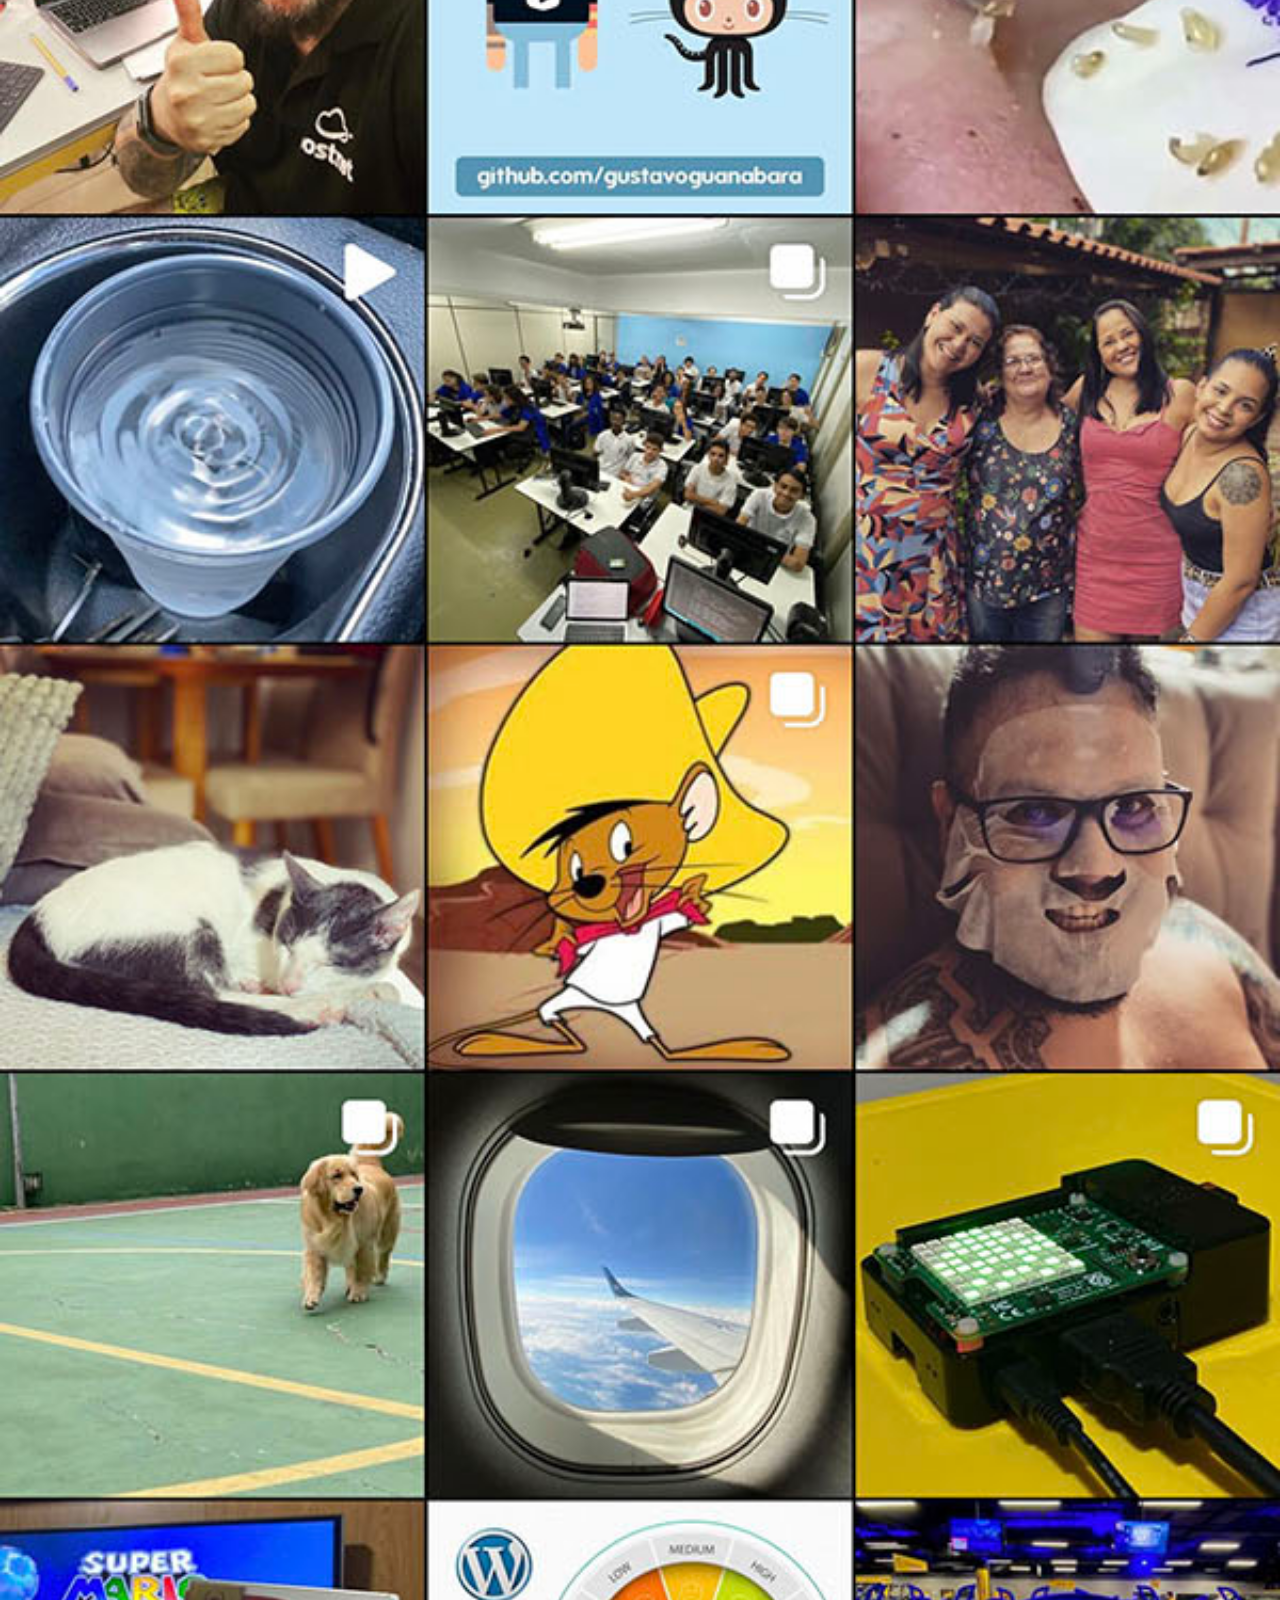
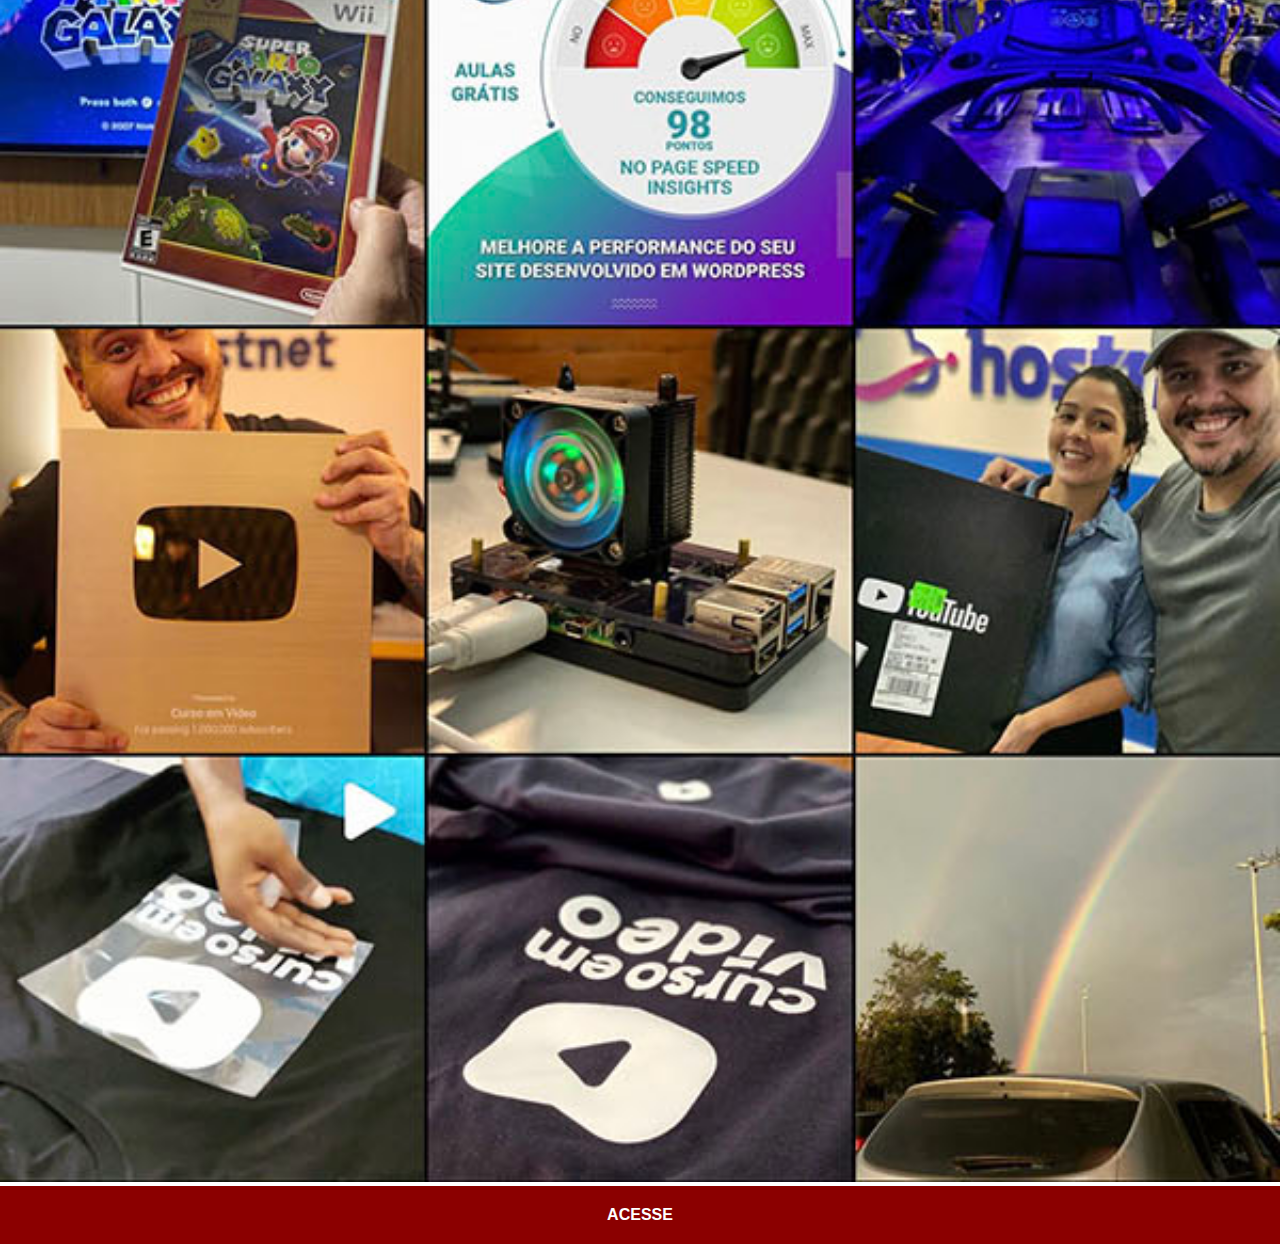
<file: instagram.html>
<!DOCTYPE html>
<html lang="pt-br">

<head>
    <meta charset="UTF-8">
    <meta name="viewport" content="width=device-width, initial-scale=1.0">
    <link rel="stylesheet" href="/src/styles/social.css">
    <title>Instagram</title>
</head>

<body>
    <img src="/src/img/tela-instagram.jpg" alt="Instagram">
    <a href="https://instagram.com/gustavoguanabara" target="_blank">ACESSE</a>
</body>

</html>
</file>
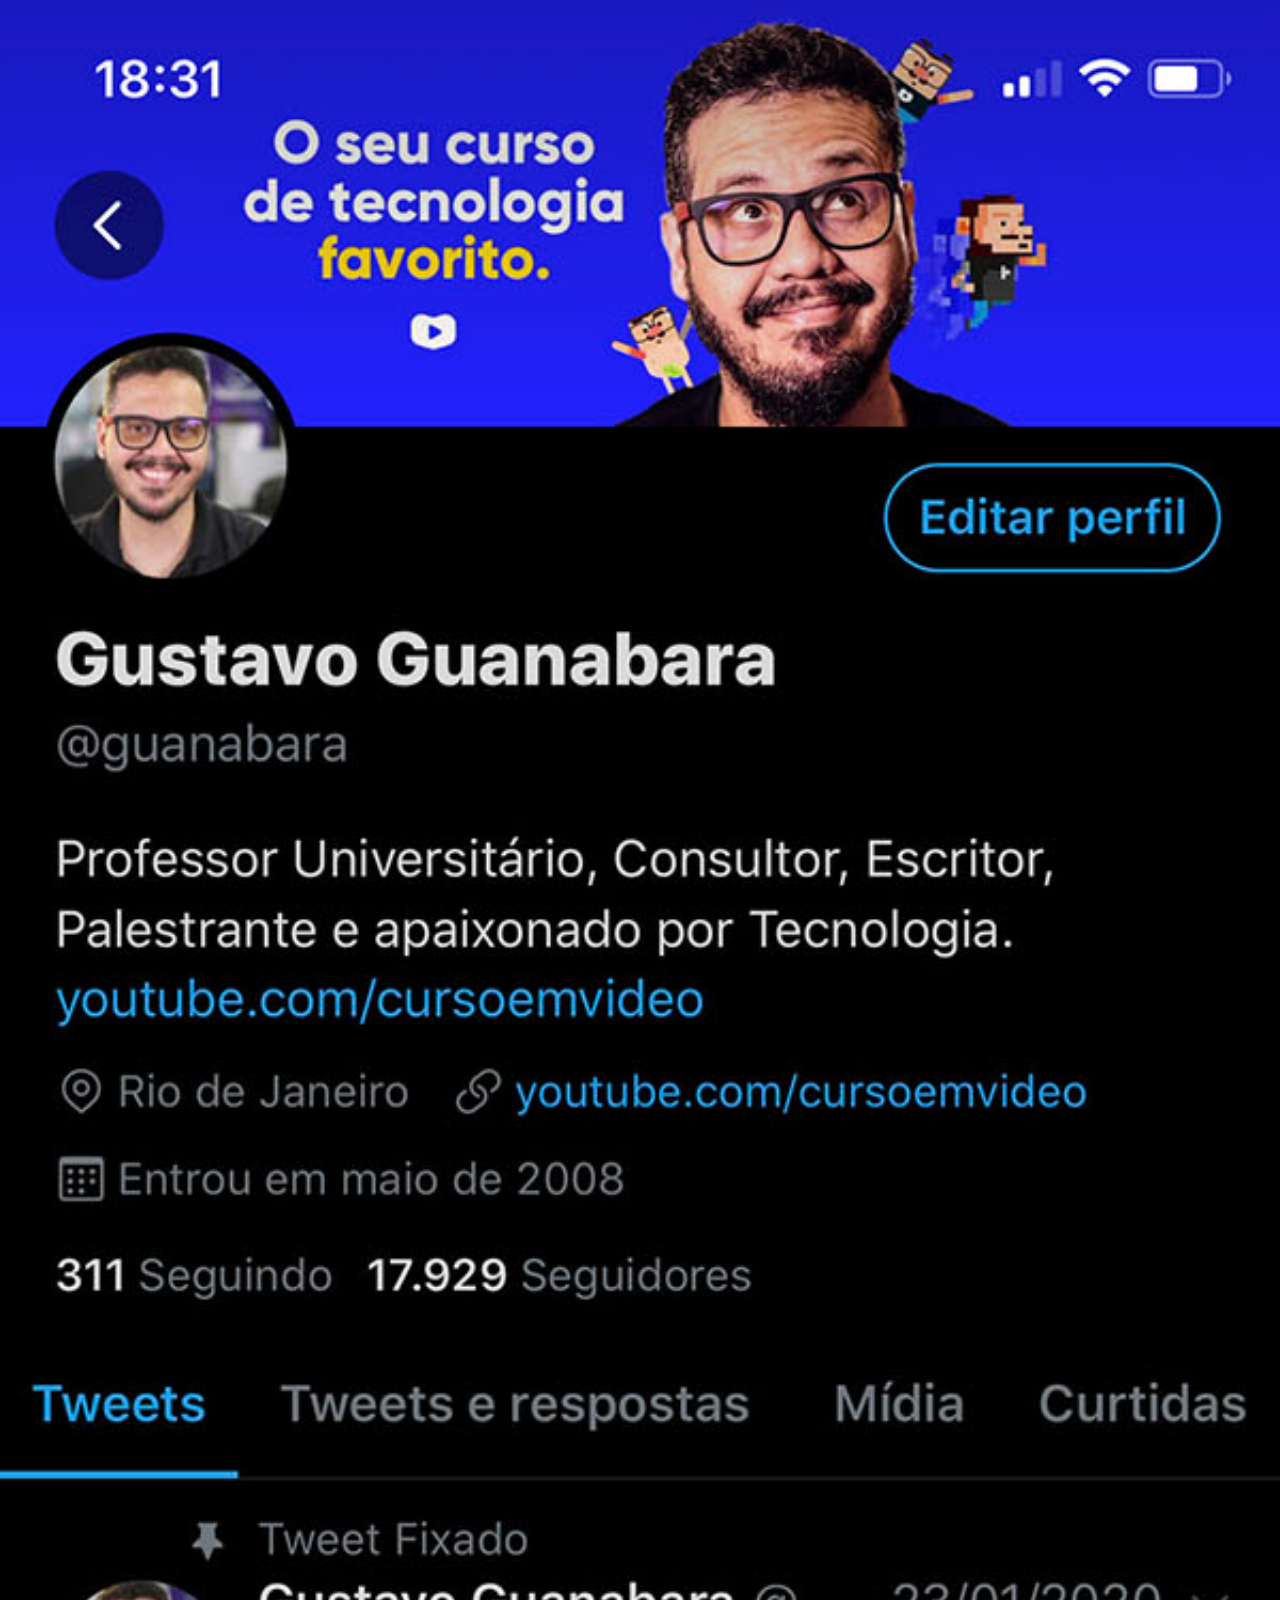
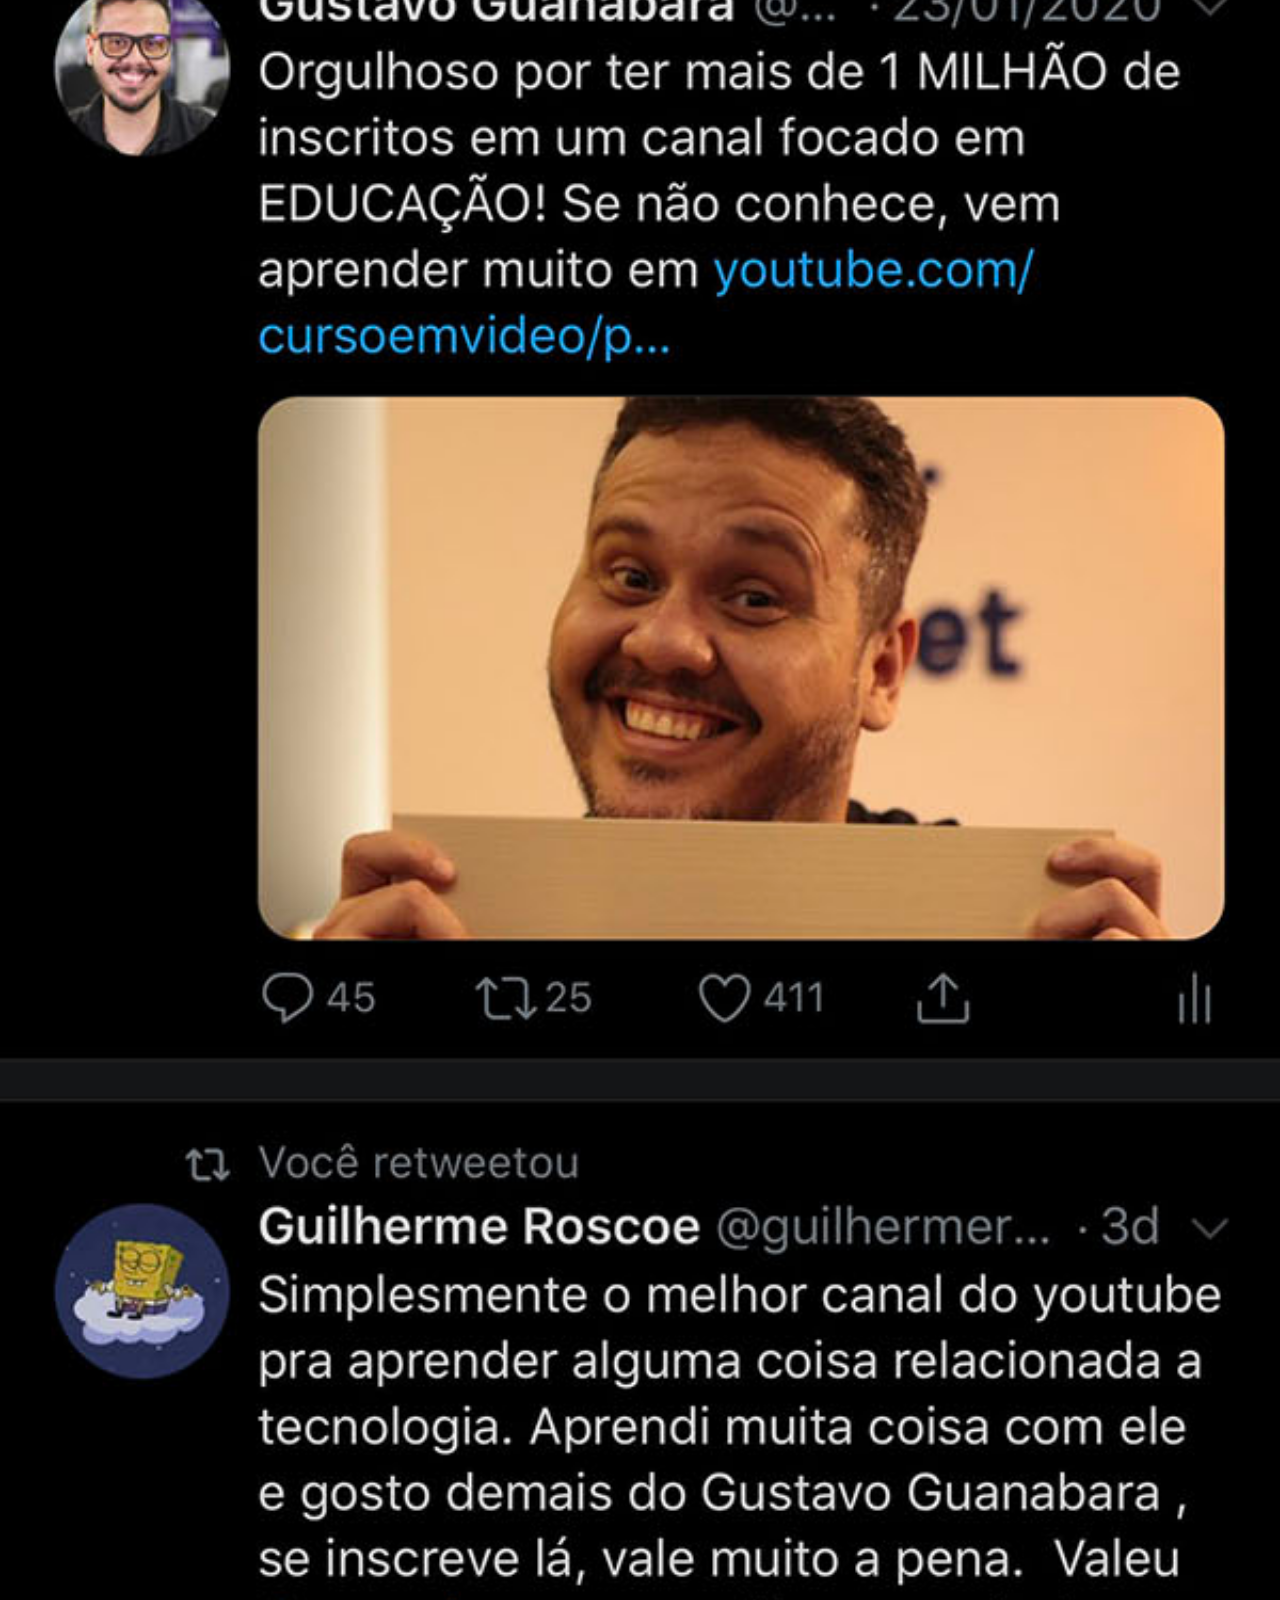
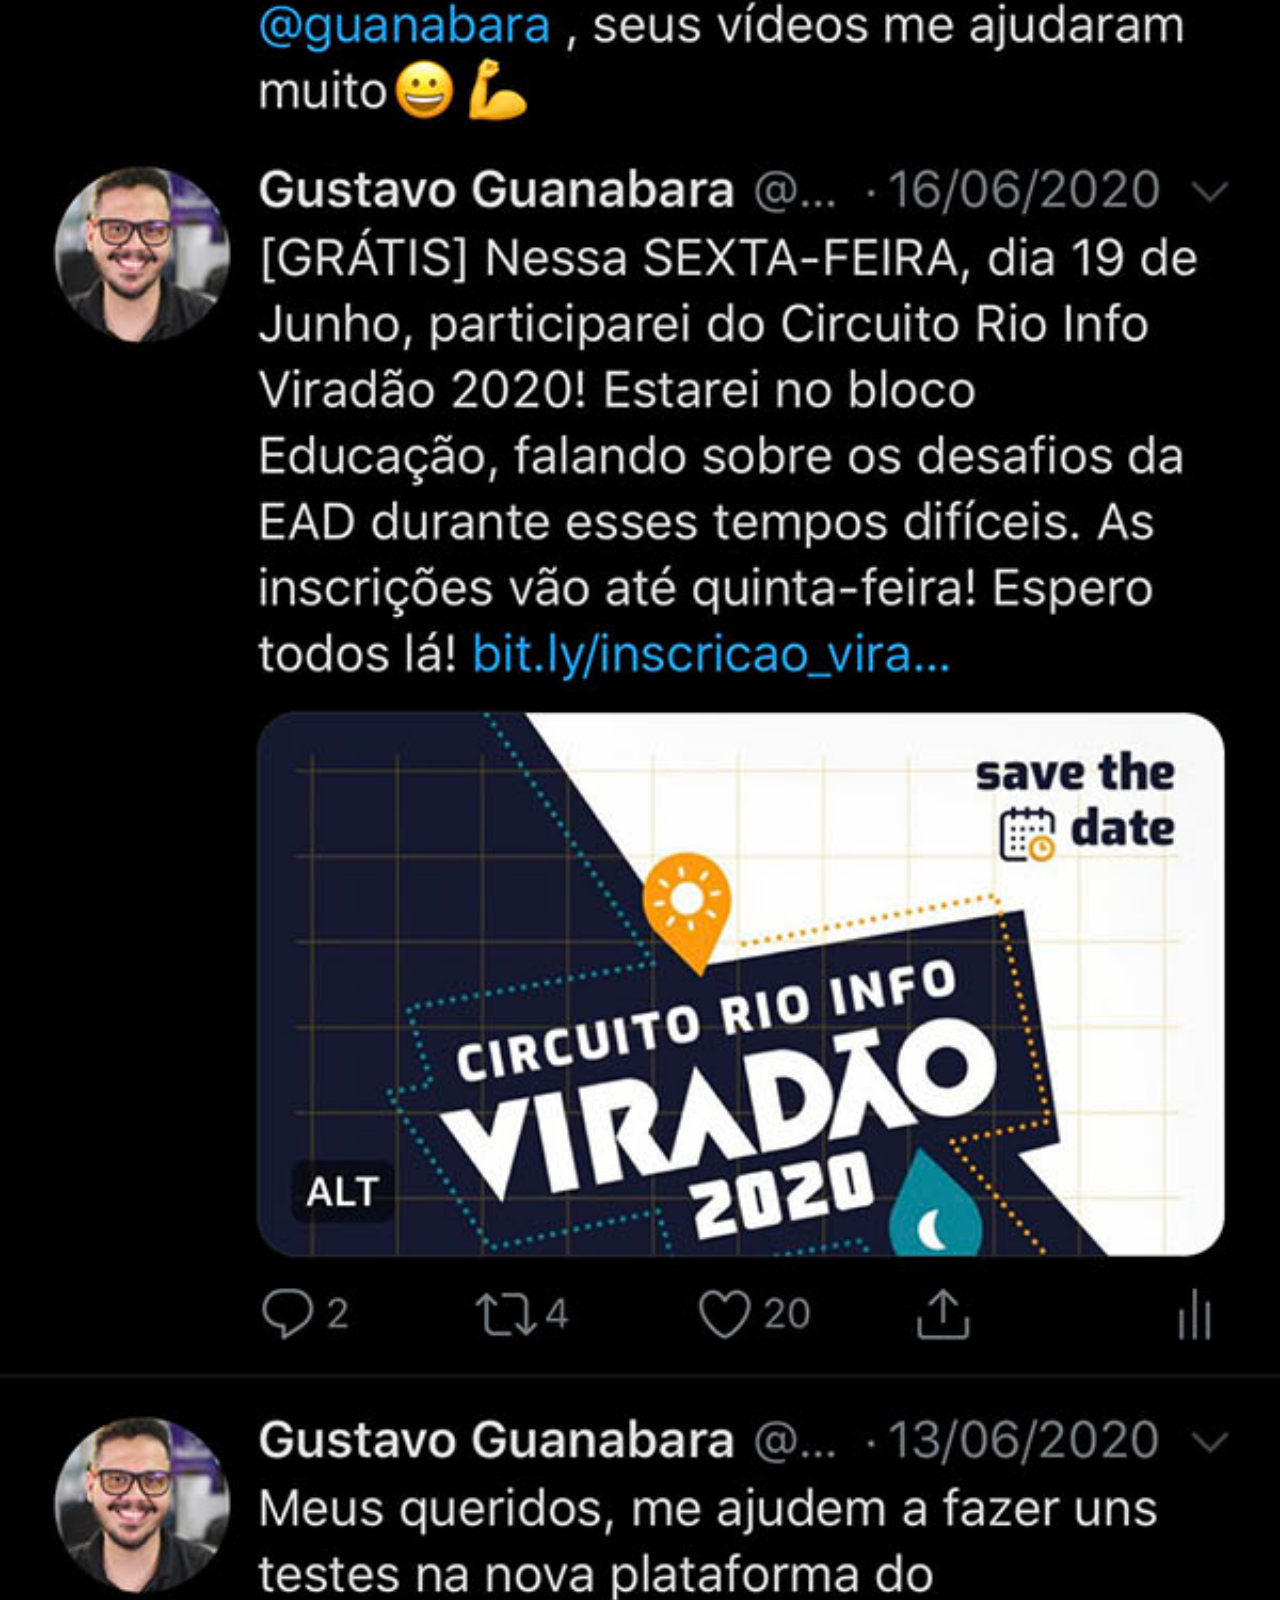
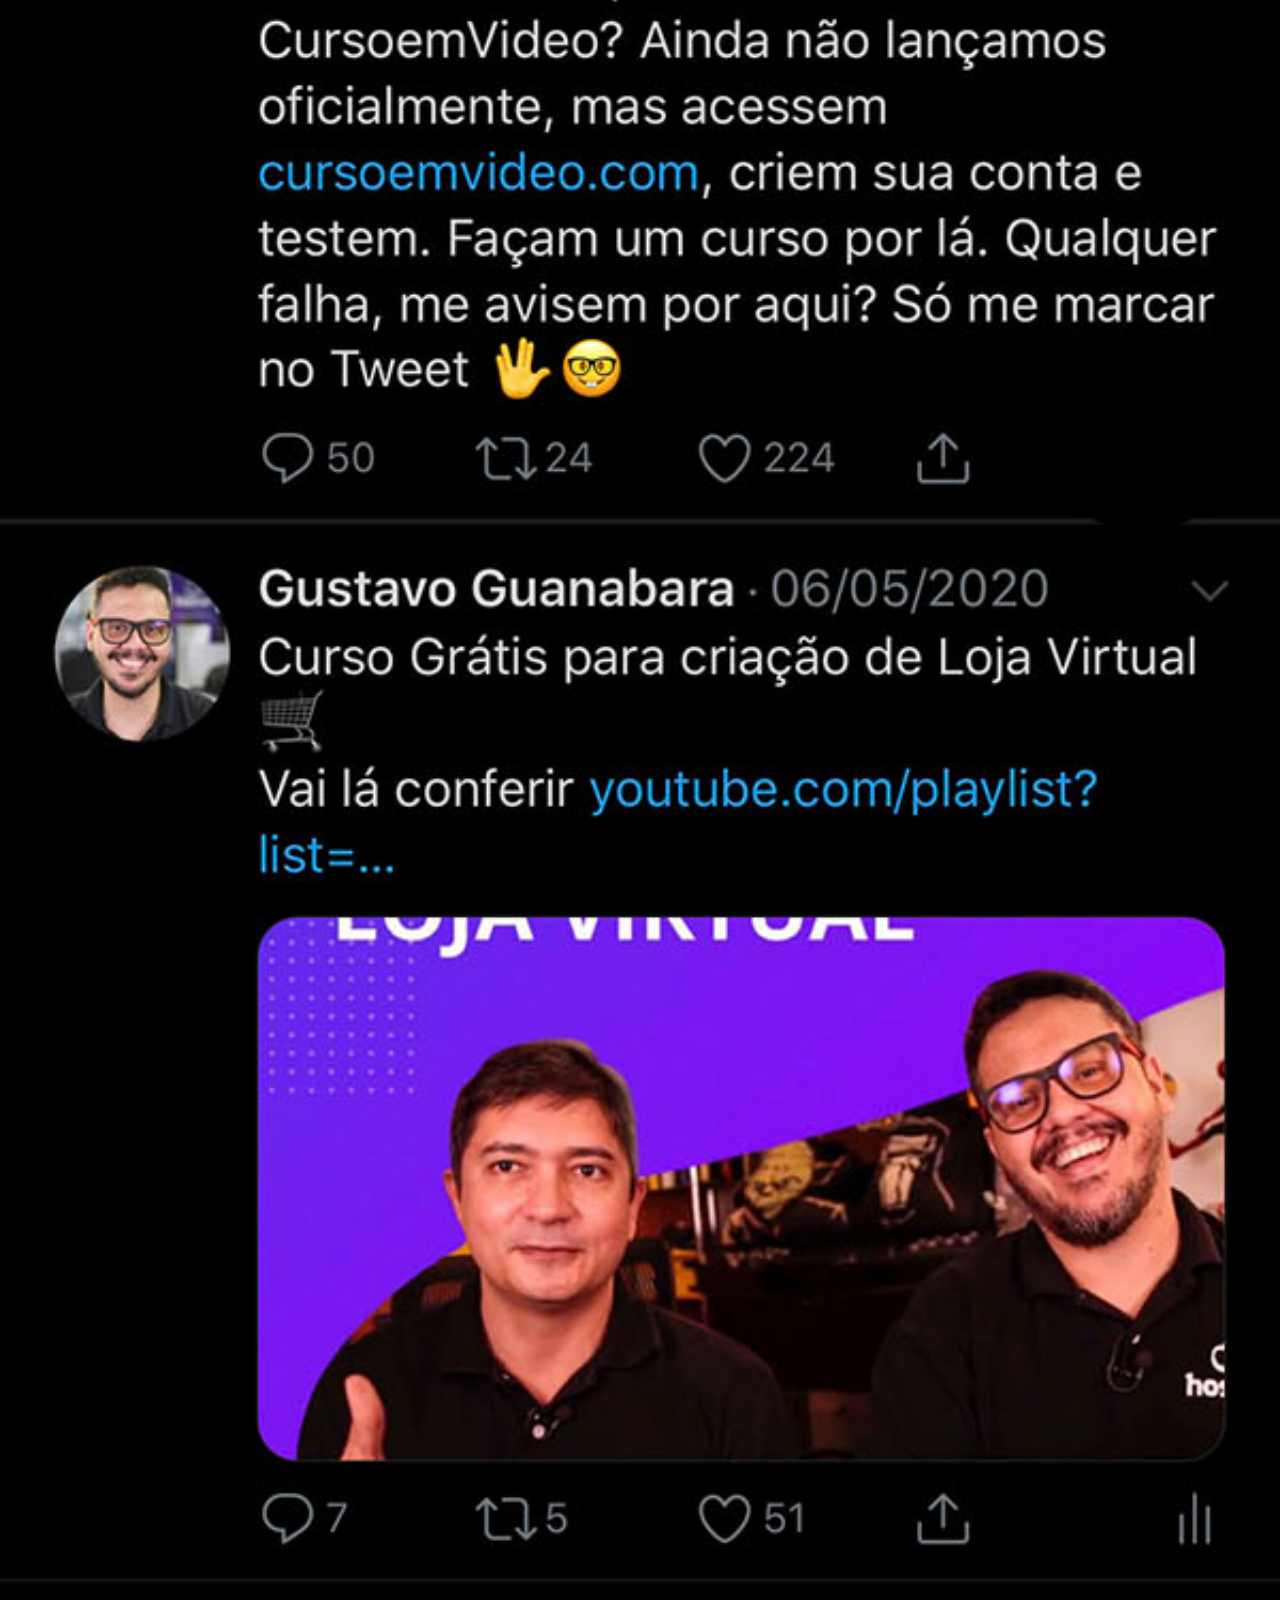
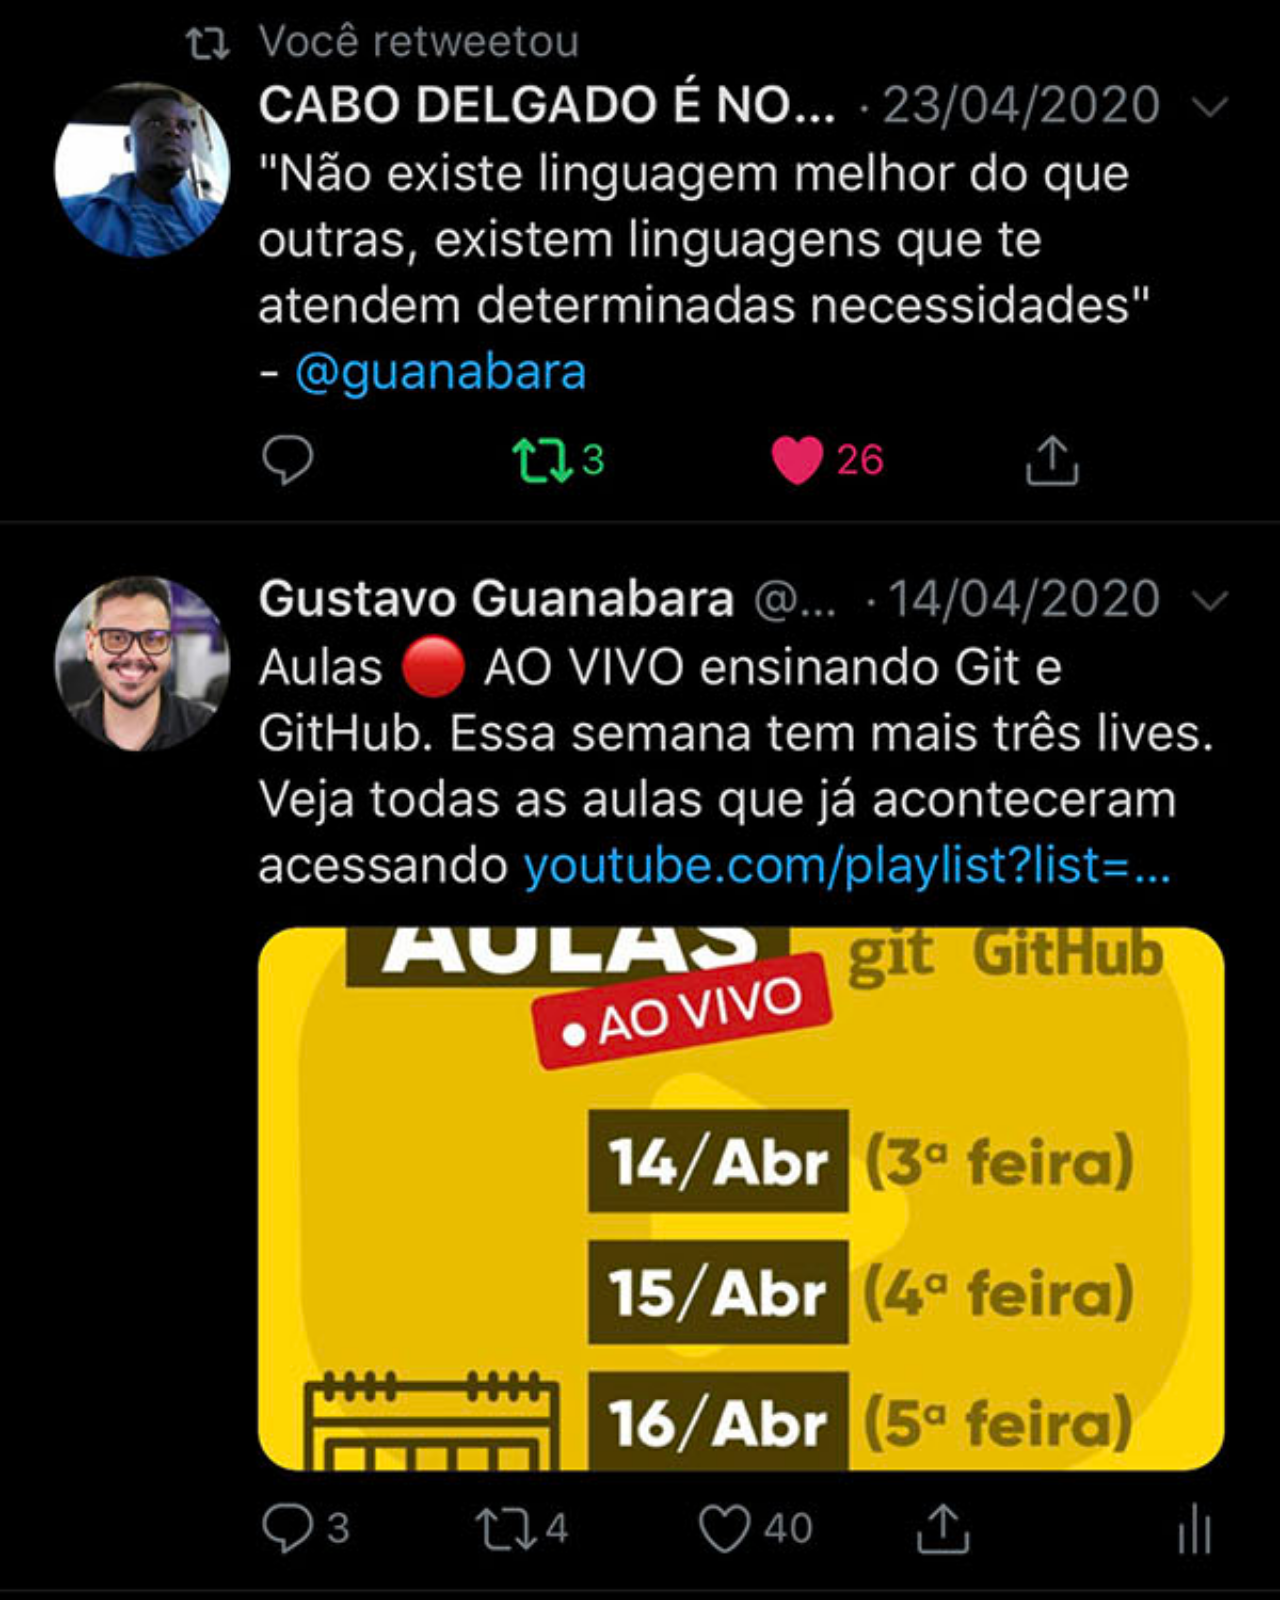
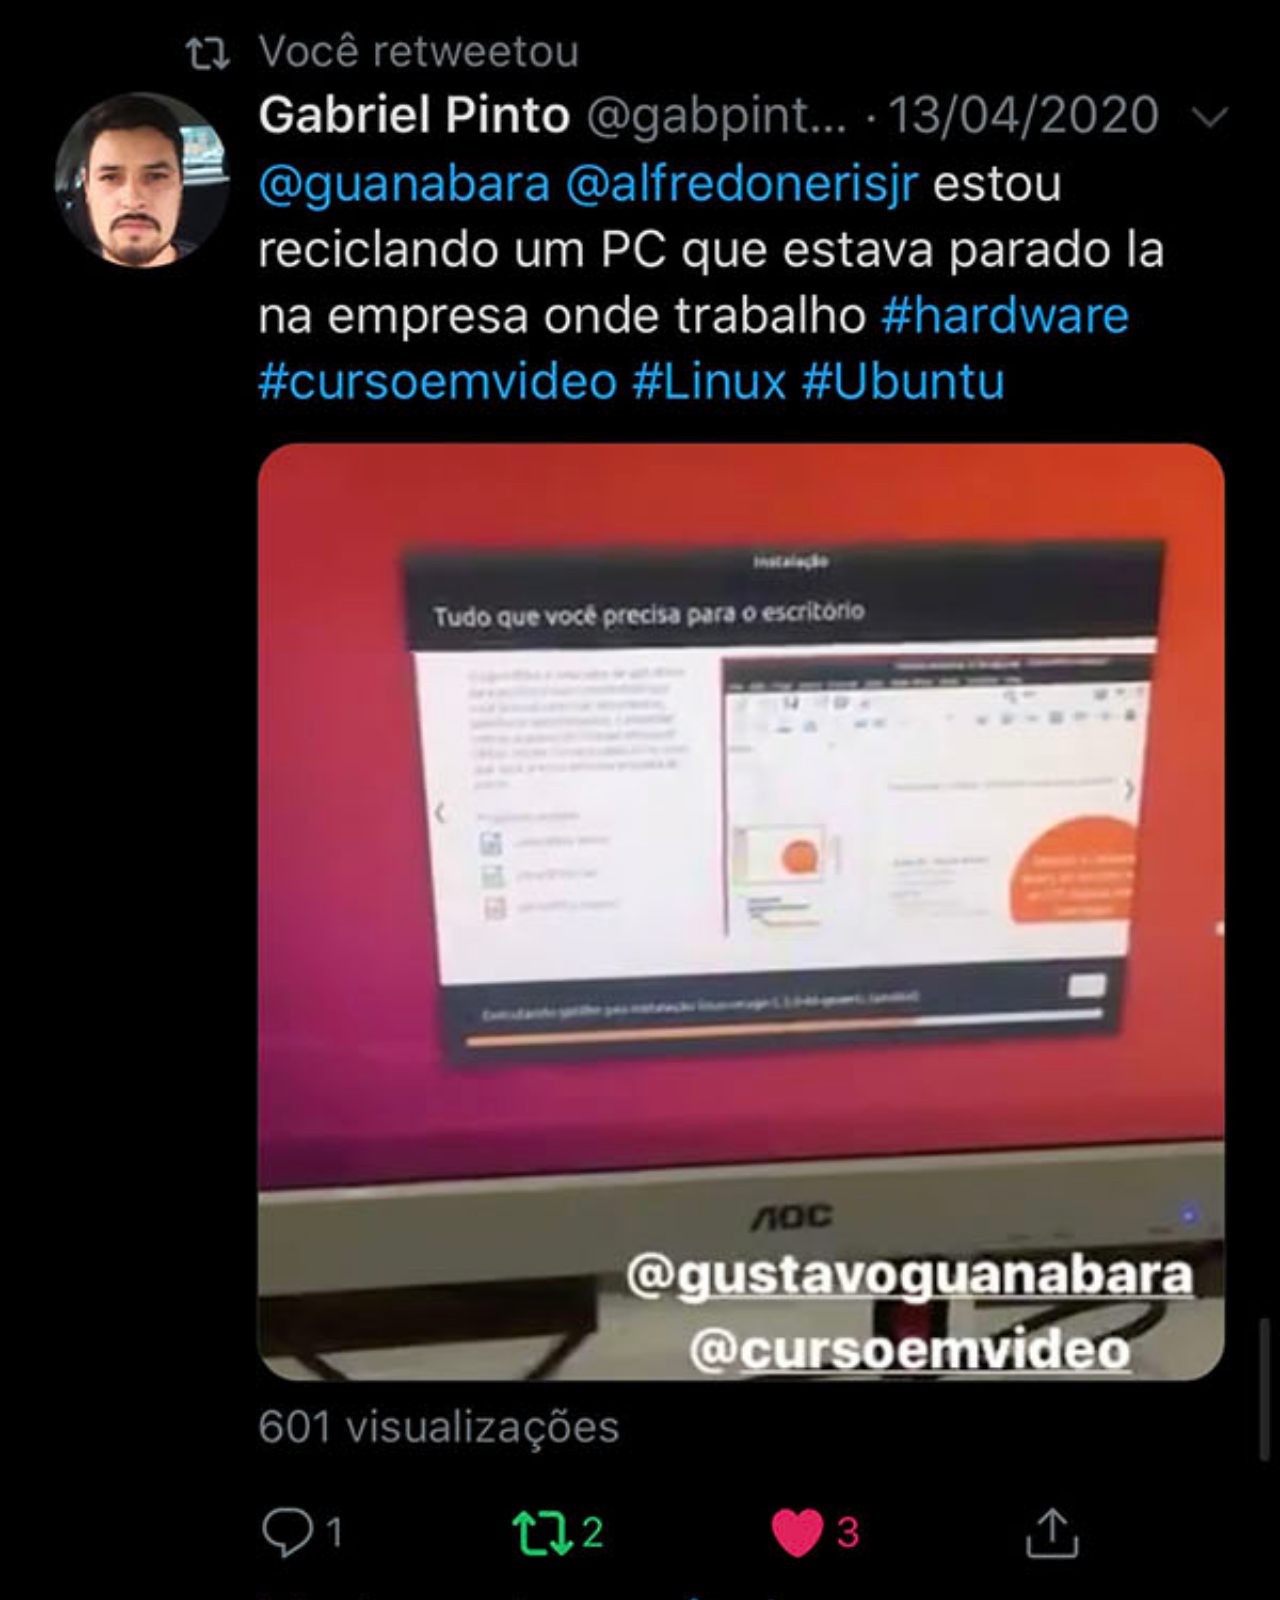
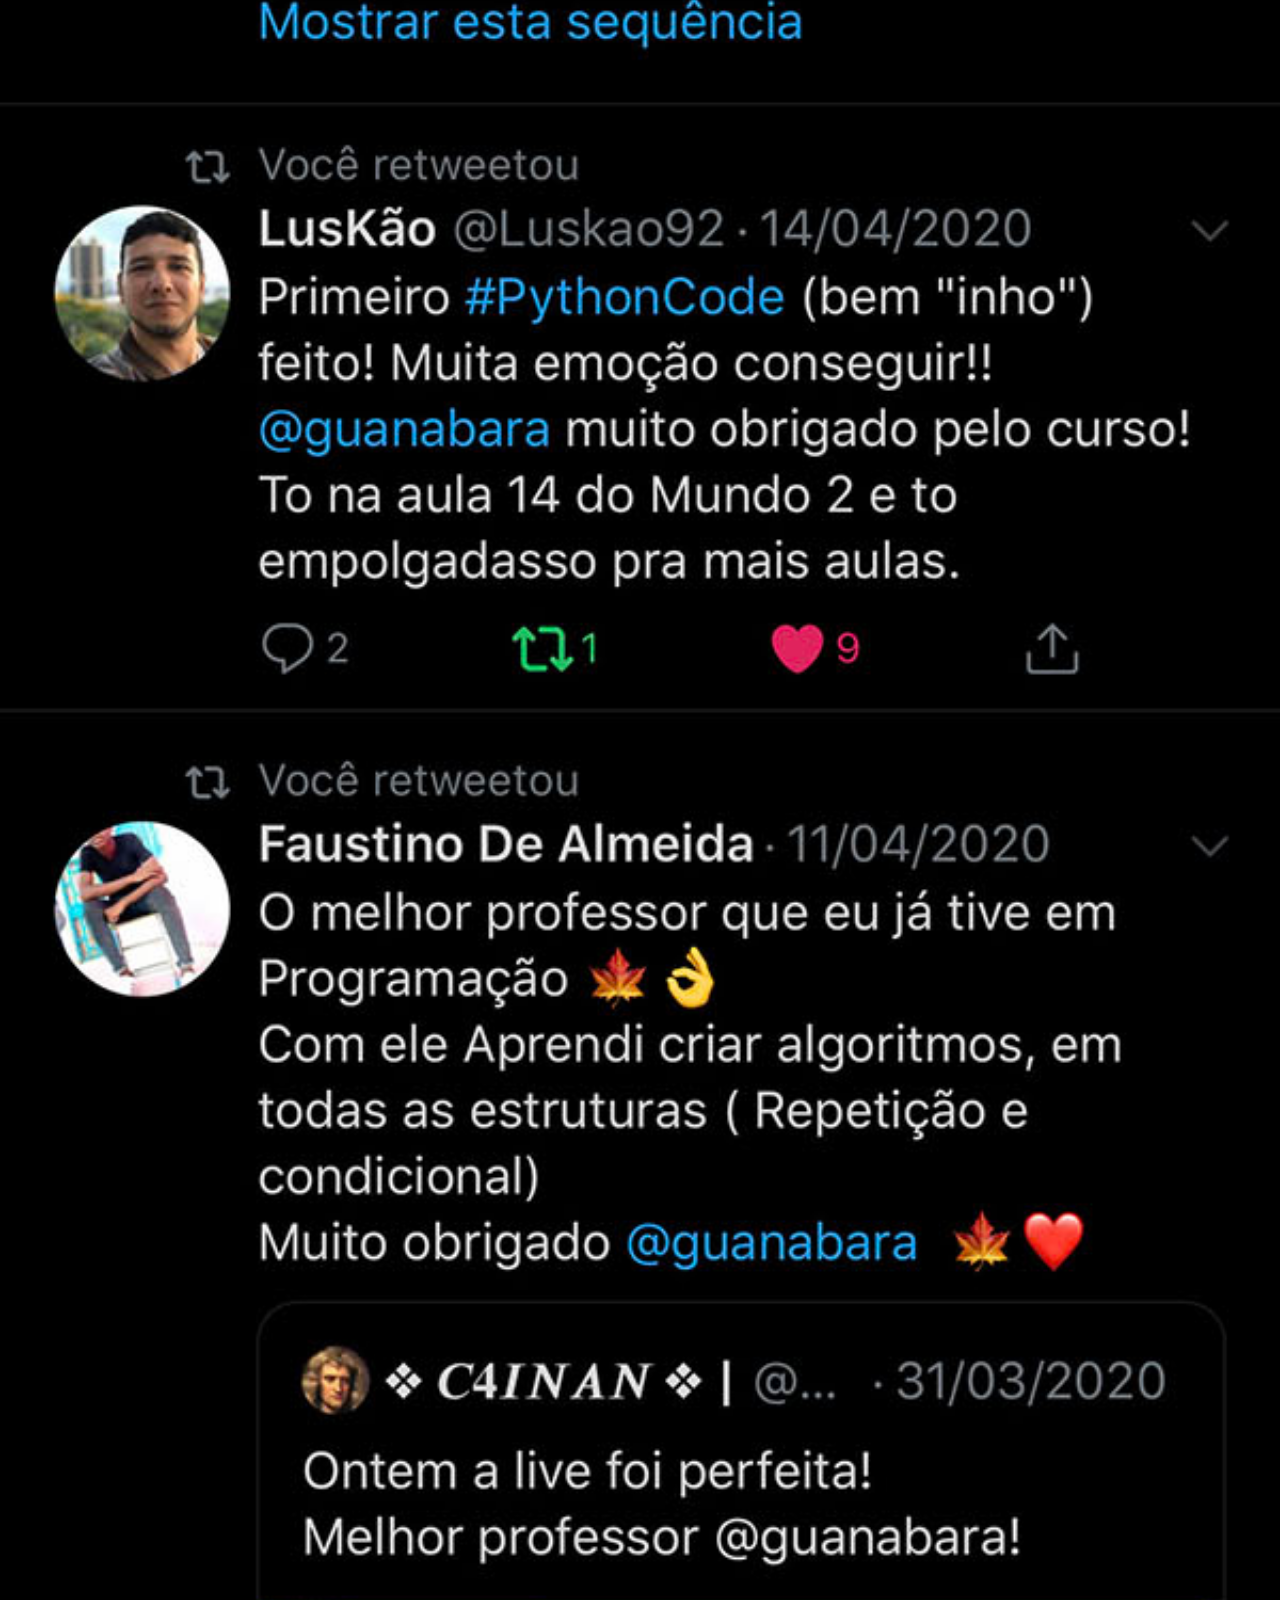
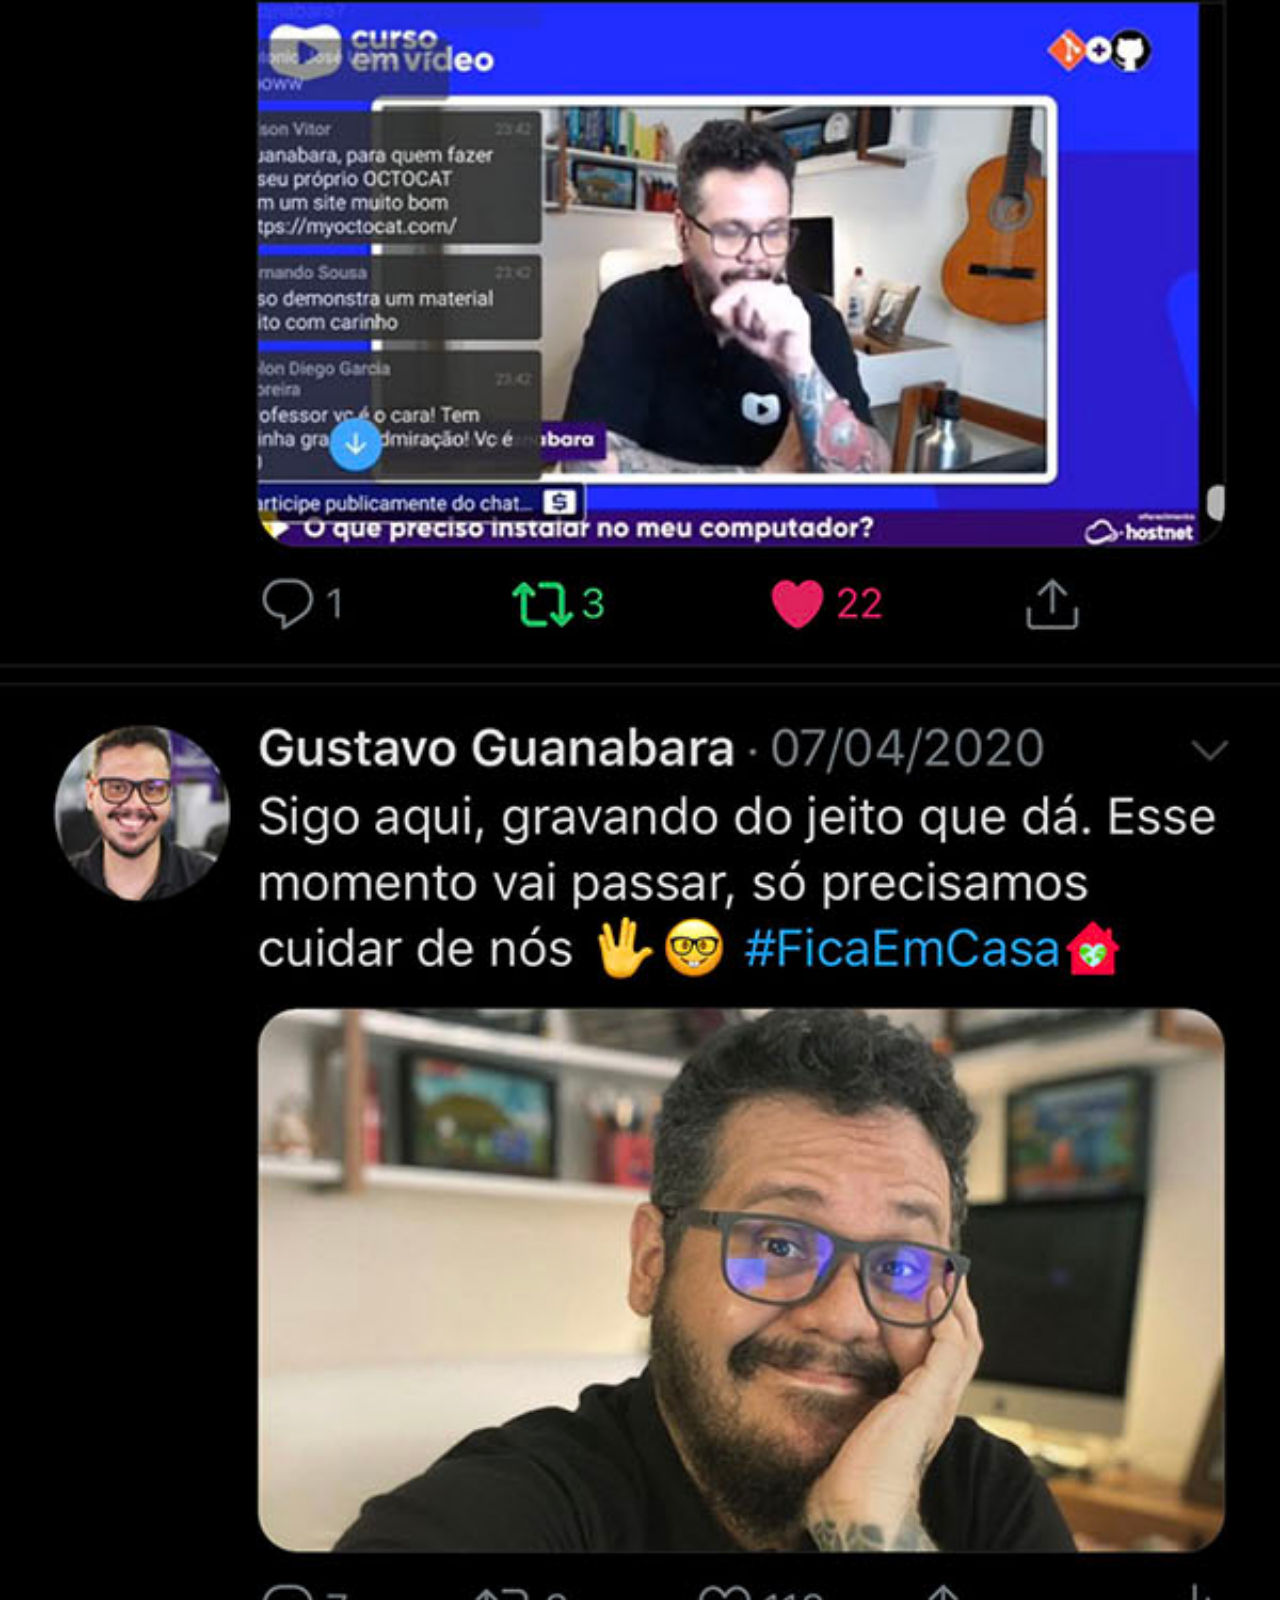
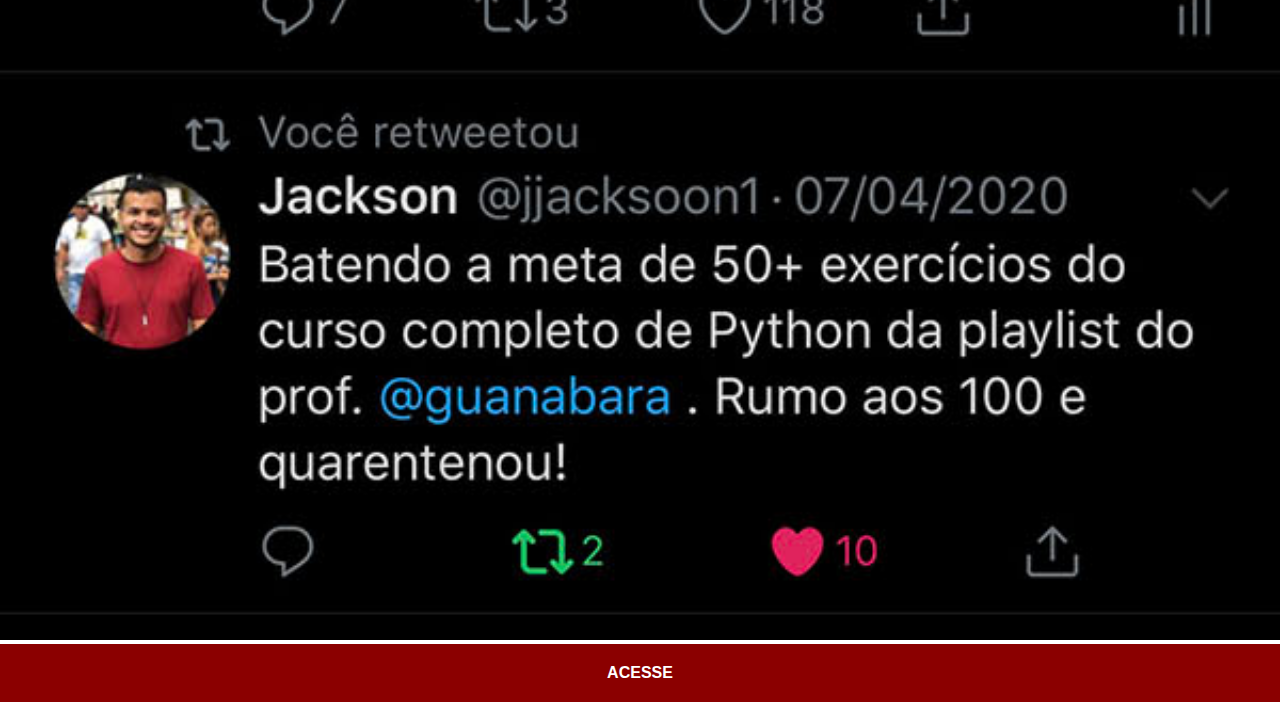
<file: twitter.html>
<!DOCTYPE html>
<html lang="pt-br">

<head>
    <meta charset="UTF-8">
    <meta name="viewport" content="width=device-width, initial-scale=1.0">
    <link rel="stylesheet" href="/src/styles/social.css">
    <title>Twitter</title>
</head>

<body>
    <img src="/src/img/tela-twitter.jpg" alt="Twitter">
    <a href="https://twitter.com/guanabara" target="_blank">ACESSE</a>
</body>

</html>
</file>
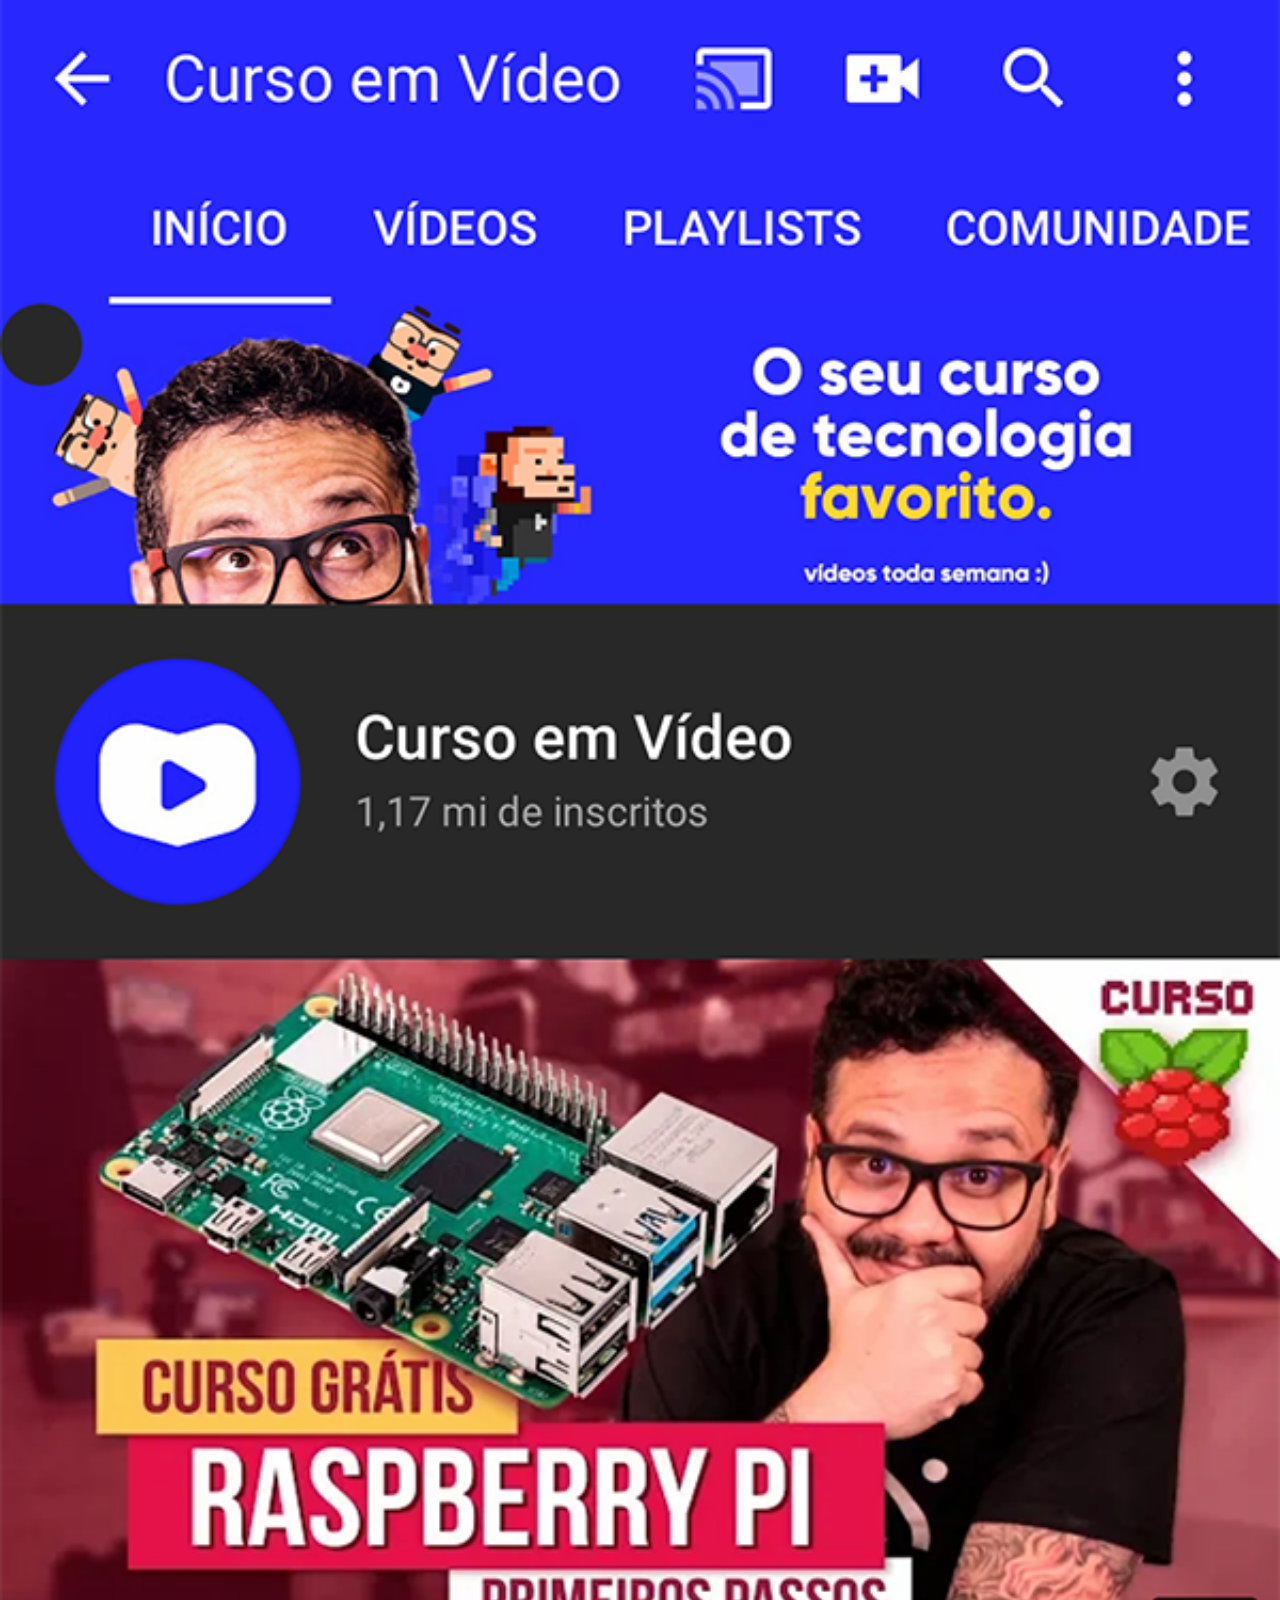
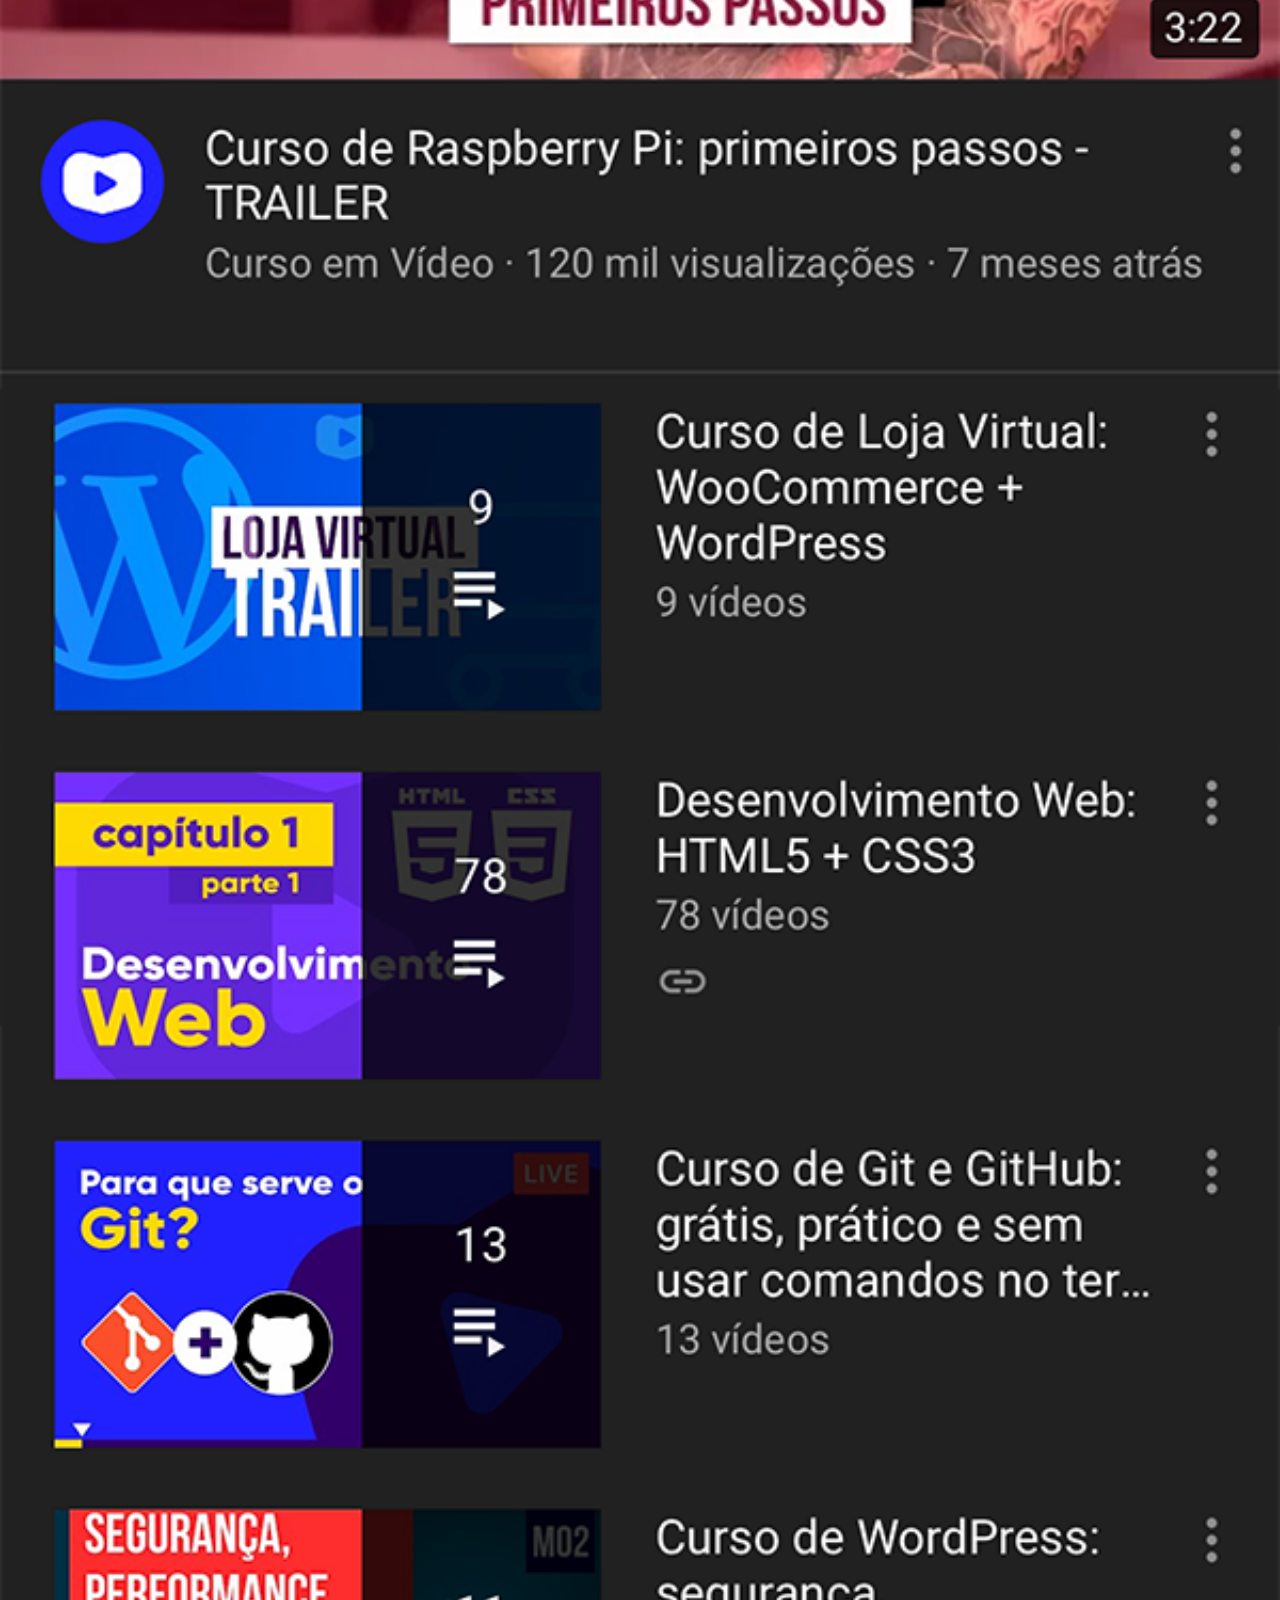
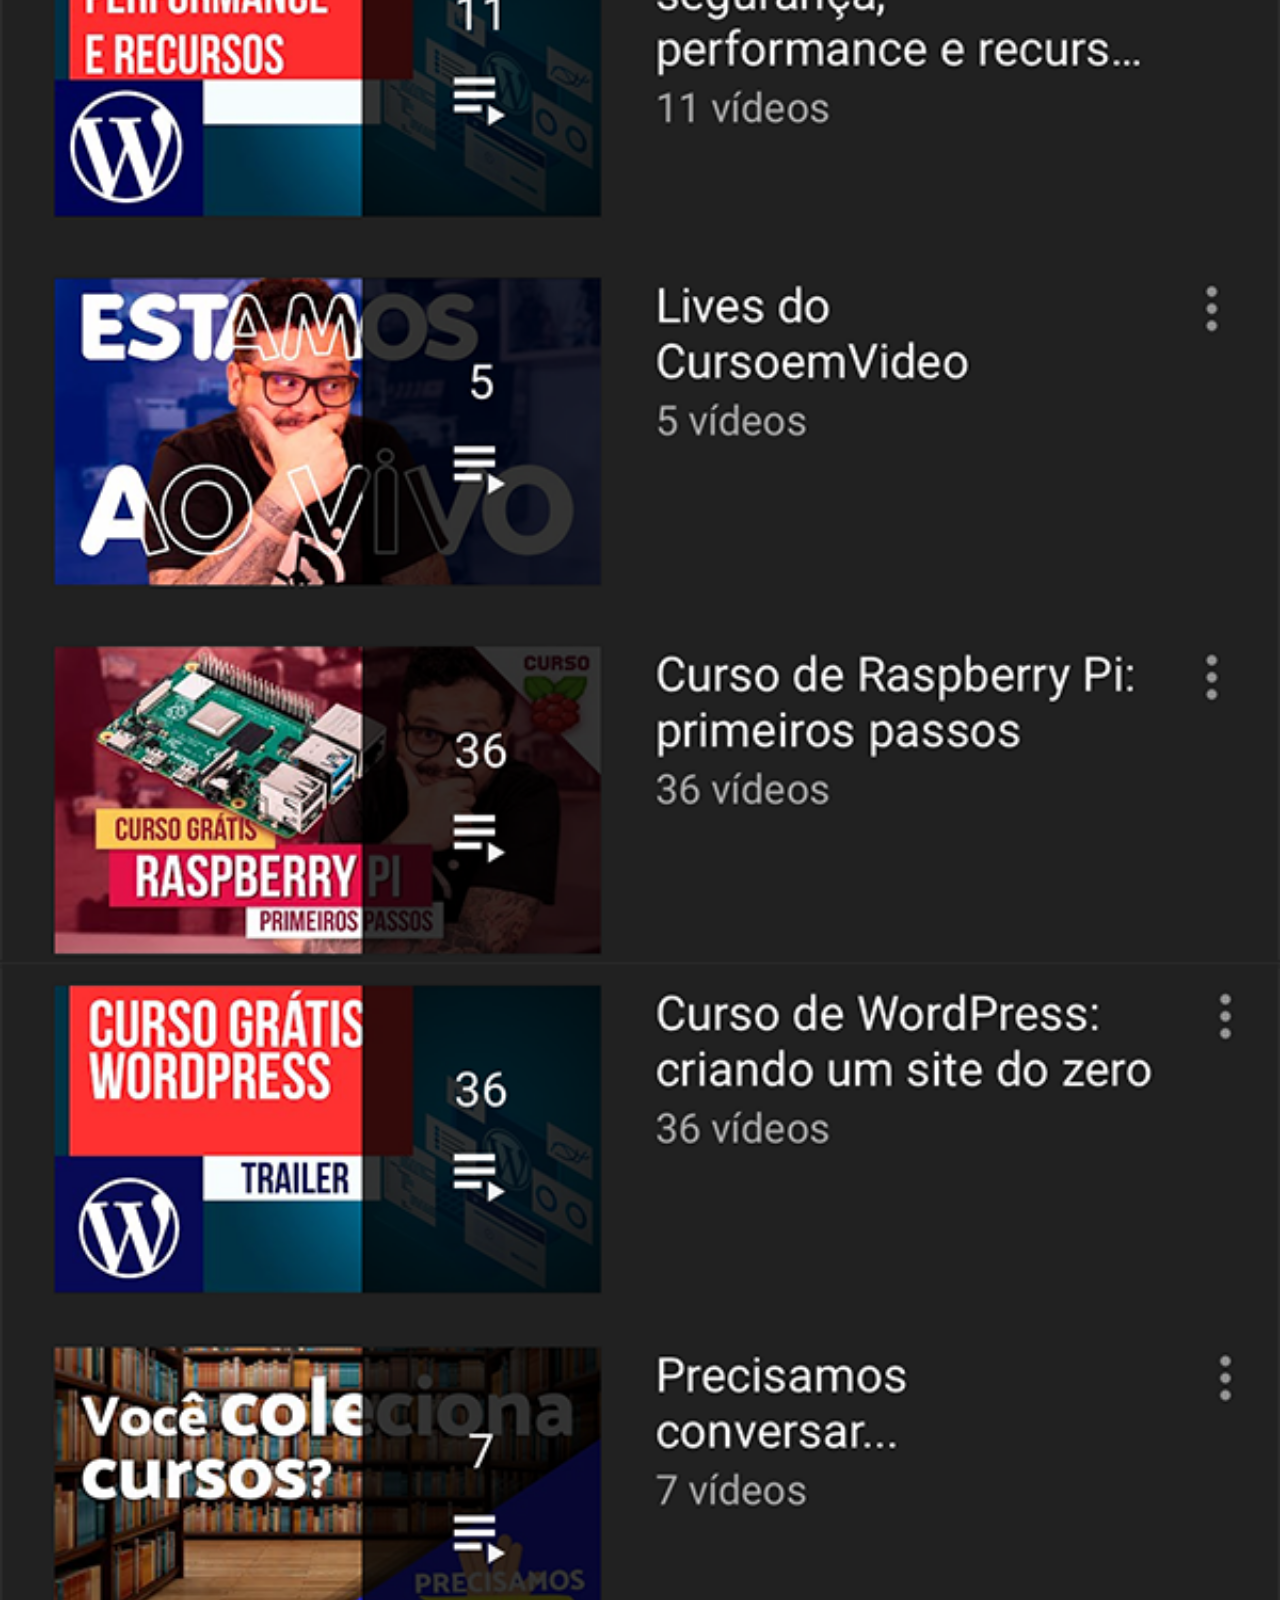
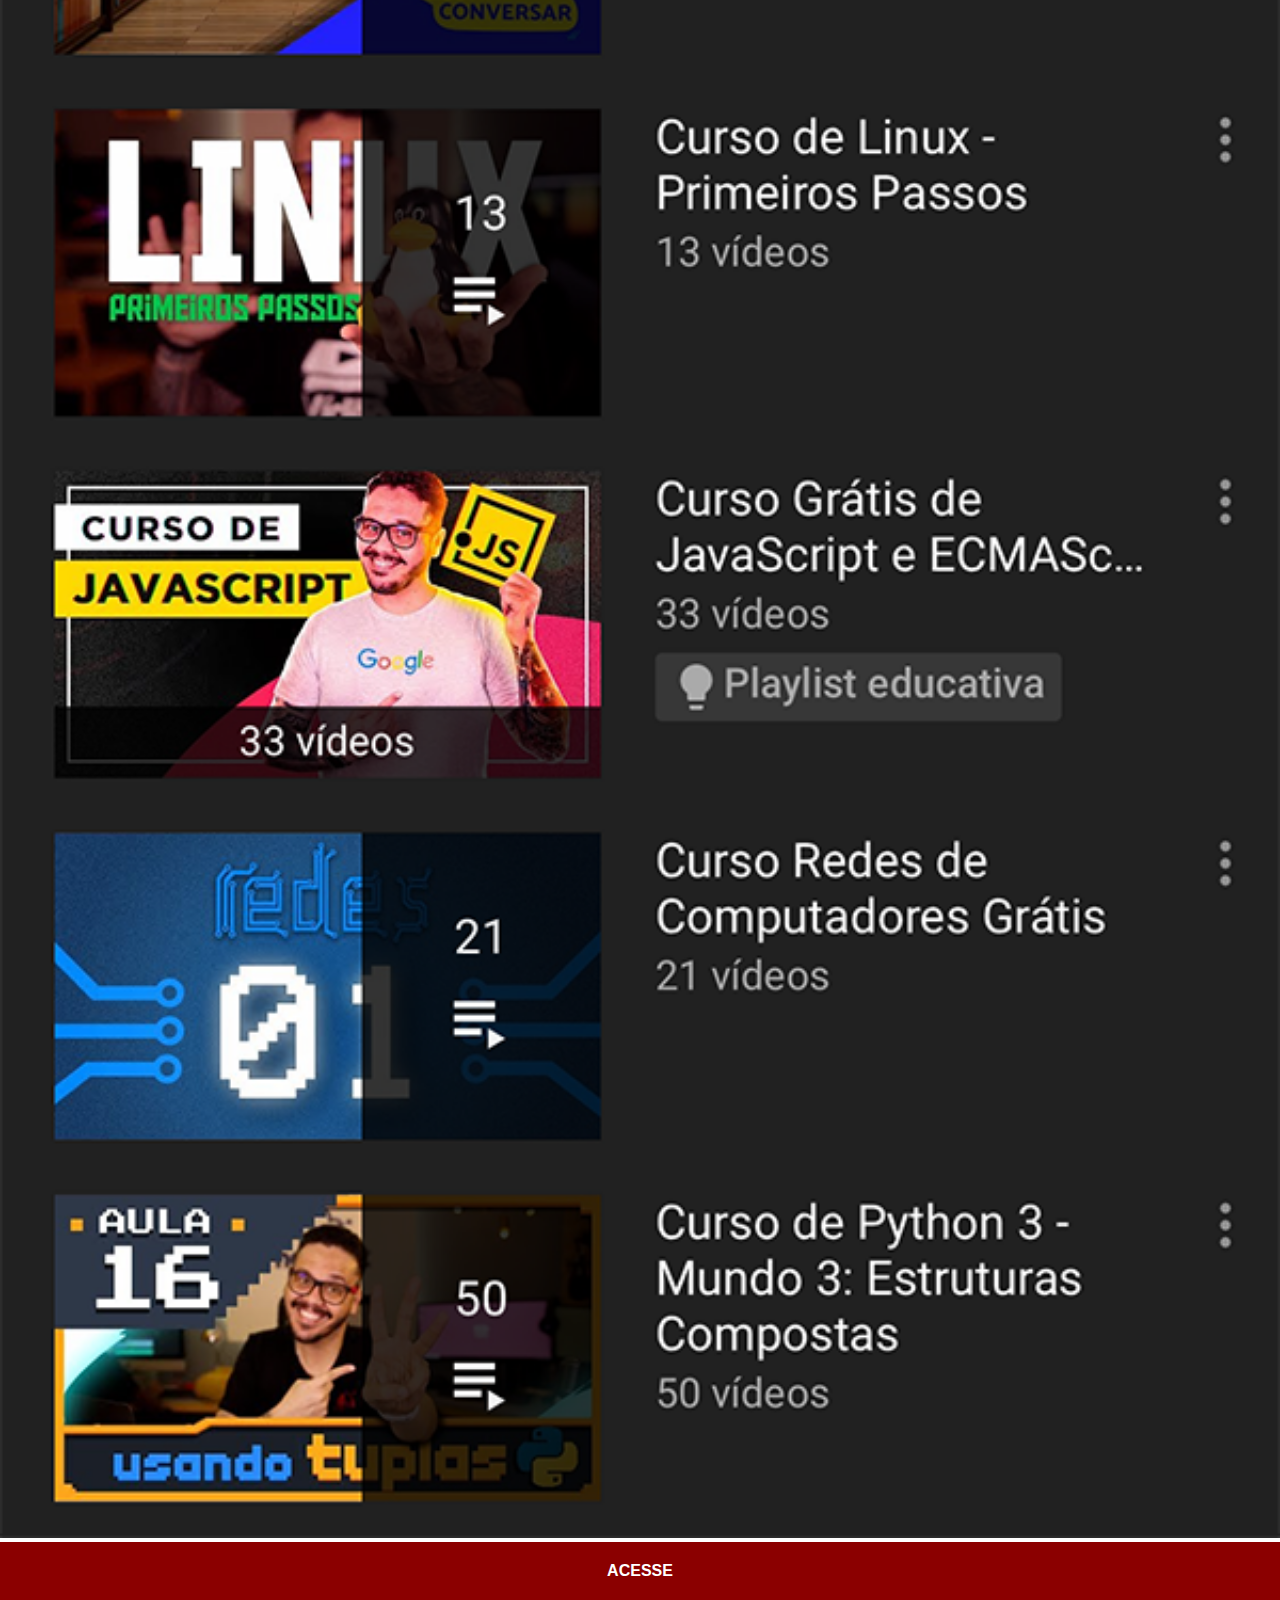
<file: youtube.html>
<!DOCTYPE html>
<html lang="pt-br">
<head>
    <meta charset="UTF-8">
    <meta name="viewport" content="width=device-width, initial-scale=1.0">
    <link rel="stylesheet" href="src/styles/social.css">
    <title>YouTube</title>

    <style>

        
    </style>
</head>
<body>
    <img src="/src/img/tela-youtube.png" alt="YouTube">
    <a href="https://www.youtube.com/cursoemvideo" target="_blank">ACESSE</a>
</body>
</html>
</file>
<file: src/styles/style.css>
@charset "UTF-8";

* {
    margin: 0px;
    padding: 0px;
    font-family: Arial, Helvetica, sans-serif;
}

html, body {
    height: 100vh;
    width: 100vw;
    background-color: black;
}

body {
    background: url('/src/img/fundo-madeira.jpg') no-repeat top center;
    background-size: cover;
    background-attachment: fixed;
}

main {
    height: 100vh;
    position: relative;
}

section#telefone {
    position: absolute;
    top: 50%;
    left: 50%;
    transform: translate(-50%, -50%);
    height: 627px;
    width: 311px;
    background: url('/src/img/frame-iphone.png') no-repeat;
}

iframe#tela {
    position: relative;
    top: 80px;
    left: 22px;
    width: 267px;
    height: 471px;
}

section#redes-sociais {
    text-align: right;
}

section#redes-sociais img {
    width: 50px;
    margin: 10px;
    border-radius: 50%;
    box-shadow: 2px 2px 5px rgba(0, 0, 0, 0.400);
    box-sizing: border-box;
}

section#redes-sociais img:hover {
    border: 2px solid rgba(255, 255, 255, 0.637);
    transform: translate(-3px, -3px);
    box-shadow: 5px 5px 10px rgba(0, 0, 0, 0.623);
    transition: transform .3s, border 1s;
}
</file>
<file: src/styles/social.css>
@charset "UTF-8";

* {
    margin: 0px;
    padding: 0px;
    font-family: Arial, Helvetica, sans-serif;
}

::-webkit-scrollbar {
    width: 0px;
    height: 0px;
}

img {
    width: 100vw;

}

a {
    display: block;
    background-color: darkred;
    padding: 20px;
    text-align: center;
    text-decoration: none;
    color: white;
    font-weight: bolder;
}

a:hover {
    background-color: red;
}
</file>
